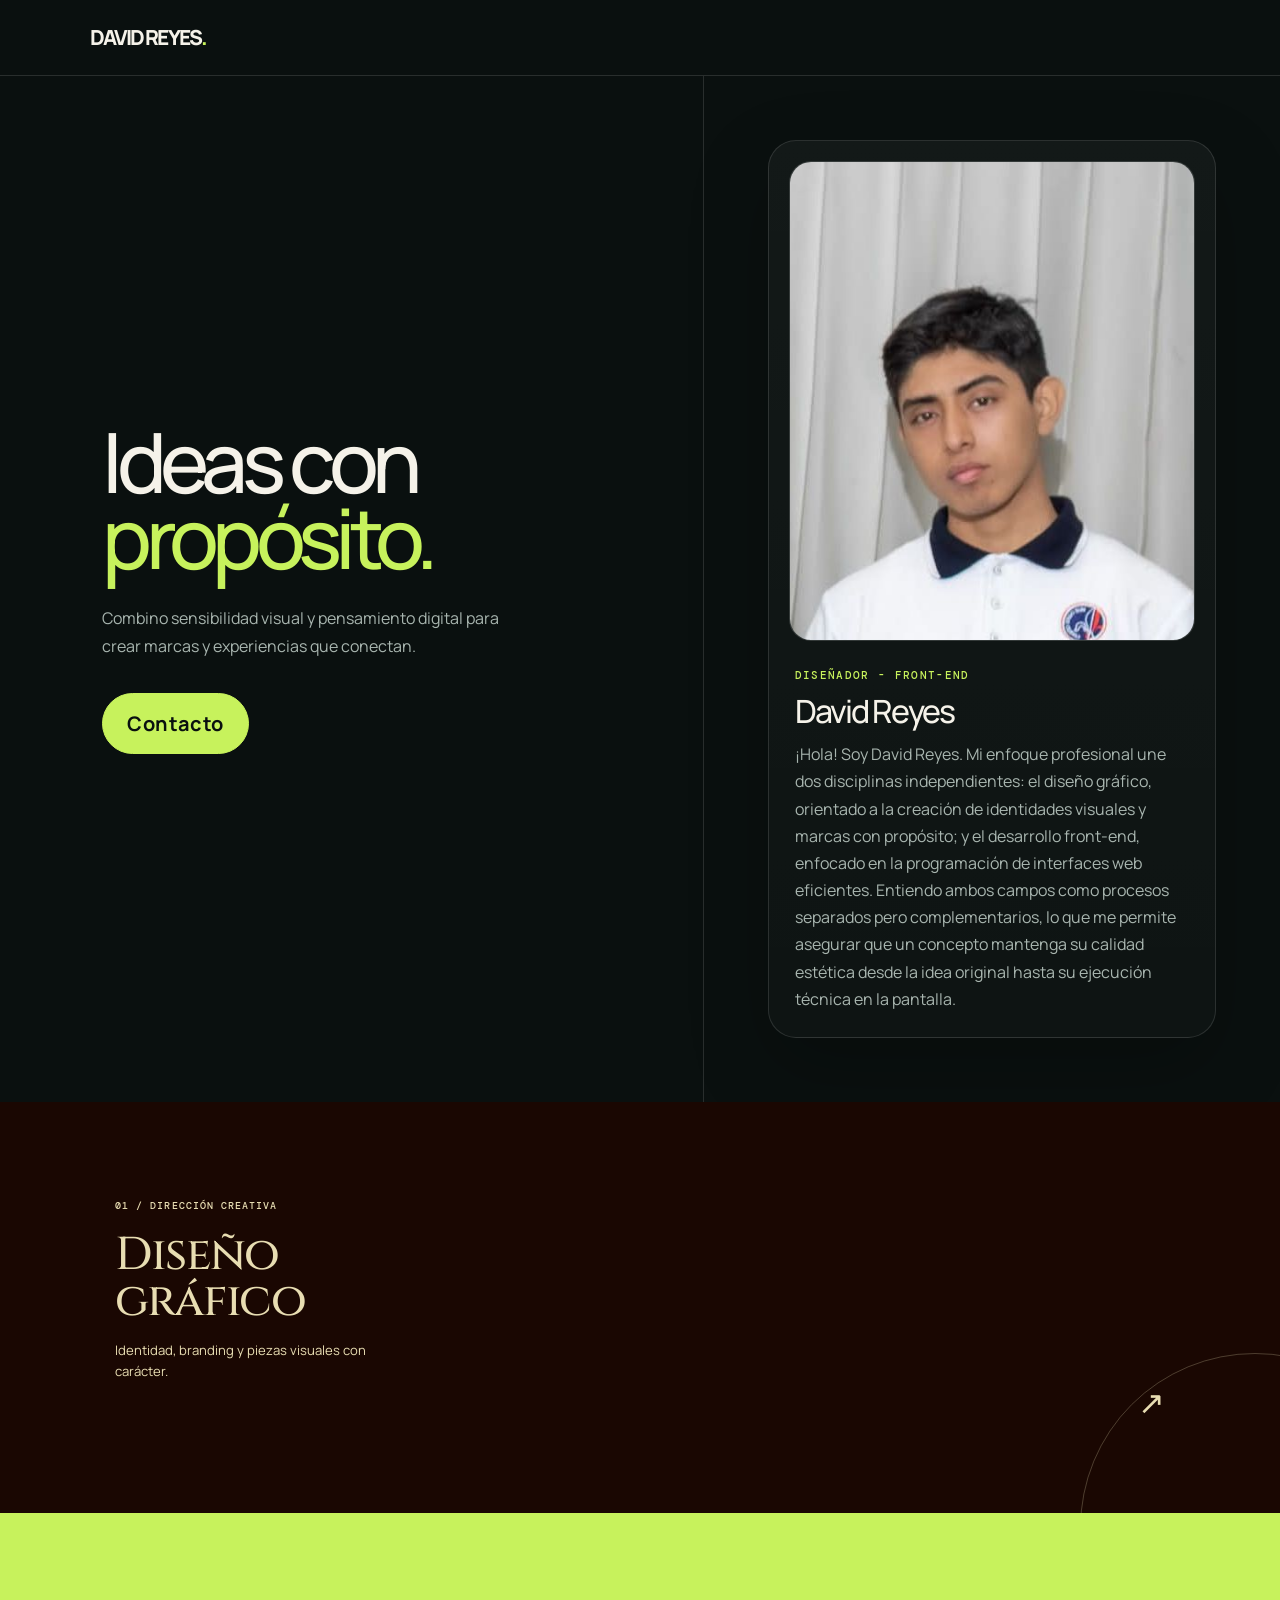
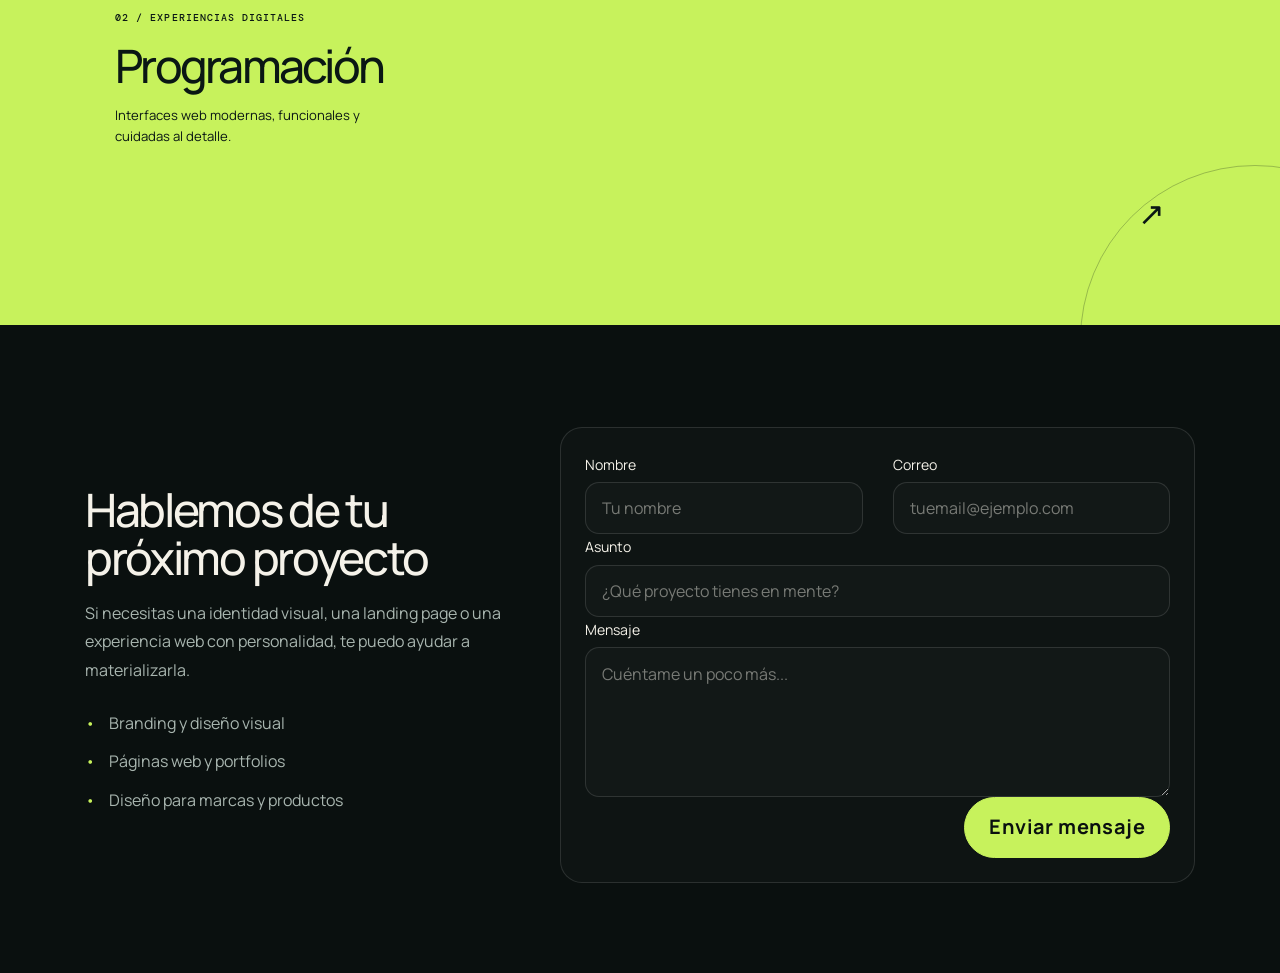
<file: index.html>
<!DOCTYPE html>
<html lang="es">

<head>
    <meta charset="UTF-8">
    <meta name="viewport" content="width=device-width, initial-scale=1.0">
    <title>David Reyes | Portafolio</title>

    <link rel="preconnect" href="https://fonts.googleapis.com">
    <link rel="preconnect" href="https://fonts.gstatic.com" crossorigin>
    <link href="https://fonts.googleapis.com/css2?family=DM+Mono:wght@400;500&family=Manrope:wght@400;500;600;700;800&family=Cinzel:wght@500;700&display=swap" rel="stylesheet">
<link rel="stylesheet" href="https://cdn.jsdelivr.net/npm/bootstrap@4.4.1/dist/css/bootstrap.min.css" integrity="sha384-Vkoo8x4CGsO3+Hhxv8T/Q5PaXtkKtu6ug5TOeNV6gBiFeWPGFN9MuhOf23Q9Ifjh" crossorigin="anonymous">    <link rel="stylesheet" href="assets/css/index.css">
</head>

<body>

    <nav class="top">
        <div class="logo">DAVID REYES<b>.</b></div>
    </nav>

    <main class="hero">

        <section class="intro">
            <h1>
                Ideas con<br>
                <em>propósito.</em>
            </h1>
            <p>
                Combino sensibilidad visual y pensamiento digital para crear marcas y experiencias que conectan.
            </p>

            <div class="cta-row">
                <a href="#contacto" class="btn btn-primary btn-lg">Contacto</a>
            </div>
        </section>

        <section class="profile-panel" aria-label="Perfil personal">
            <div class="profile-card">
                <div class="photo-frame">
                    <img src="assets/img/foto.jpeg" alt="David Reyes - retrato">
                </div>

                <div class="profile-info">
                    <span class="label">Diseñador - Front-end</span>
                    <h2>David Reyes</h2>
                    <p>¡Hola! Soy David Reyes. Mi enfoque profesional une dos disciplinas independientes: el diseño gráfico, orientado a la creación de identidades visuales y marcas con propósito; y el desarrollo front-end, enfocado en la programación de interfaces web eficientes. Entiendo ambos campos como procesos separados pero complementarios, lo que me permite asegurar que un concepto mantenga su calidad estética desde la idea original hasta su ejecución técnica en la pantalla.
                    </p>
                </div>
            </div>
        </section>

    </main>

    <section class="choices" aria-label="Elige un portafolio">

        <a class="choice design" href="diseño.html">
            <div>
                <small>01 / Dirección creativa</small>
                <h2>
                    Diseño<br>
                    gráfico
                </h2>
                <p>
                    Identidad, branding y piezas visuales con carácter.
                </p>
            </div>
            <span class="arrow">&nearr;</span>
        </a>

        <a class="choice code" href="programacion.html">
            <div>
                <small>02 / Experiencias digitales</small>
                <h2>Programación</h2>
                <p>
                    Interfaces web modernas, funcionales y cuidadas al detalle.
                </p>
            </div>
            <span class="arrow">&nearr;</span>
        </a>

    </section>

    <section id="contacto" class="contact-section">
        <div class="container">
            <div class="row g-4 align-items-center">
                <div class="col-lg-5">
                    <div class="contact-copy">
                        <h3>Hablemos de tu próximo proyecto</h3>
                        <p>
                            Si necesitas una identidad visual, una landing page o una experiencia web con personalidad,
                            te puedo ayudar a materializarla.
                        </p>
                        <ul>
                            <li>Branding y diseño visual</li>
                            <li>Páginas web y portfolios</li>
                            <li>Diseño para marcas y productos</li>
                        </ul>
                    </div>
                </div>

                <div class="col-lg-7">
                    <form class="contact-form" action="#" method="post">
                        <div class="row g-3">
                            <div class="col-md-6">
                                <label for="nombre" class="form-label">Nombre</label>
                                <input type="text" class="form-control" id="nombre" placeholder="Tu nombre">
                            </div>
                            <div class="col-md-6">
                                <label for="email" class="form-label">Correo</label>
                                <input type="email" class="form-control" id="email" placeholder="tuemail@ejemplo.com">
                            </div>
                            <div class="col-12">
                                <label for="asunto" class="form-label">Asunto</label>
                                <input type="text" class="form-control" id="asunto" placeholder="¿Qué proyecto tienes en mente?">
                            </div>
                            <div class="col-12">
                                <label for="mensaje" class="form-label">Mensaje</label>
                                <textarea class="form-control" id="mensaje" rows="5" placeholder="Cuéntame un poco más..."></textarea>
                            </div>
                            <div class="col-12 d-flex justify-content-end">
                                <button type="button" class="btn btn-primary btn-lg">Enviar mensaje</button>
                            </div>
                        </div>
                    </form>
                </div>
            </div>
        </div>
    </section>

    <script src="https://cdn.jsdelivr.net/npm/bootstrap@5.3.3/dist/js/bootstrap.bundle.min.js"></script>
</body>

</html>
</file>
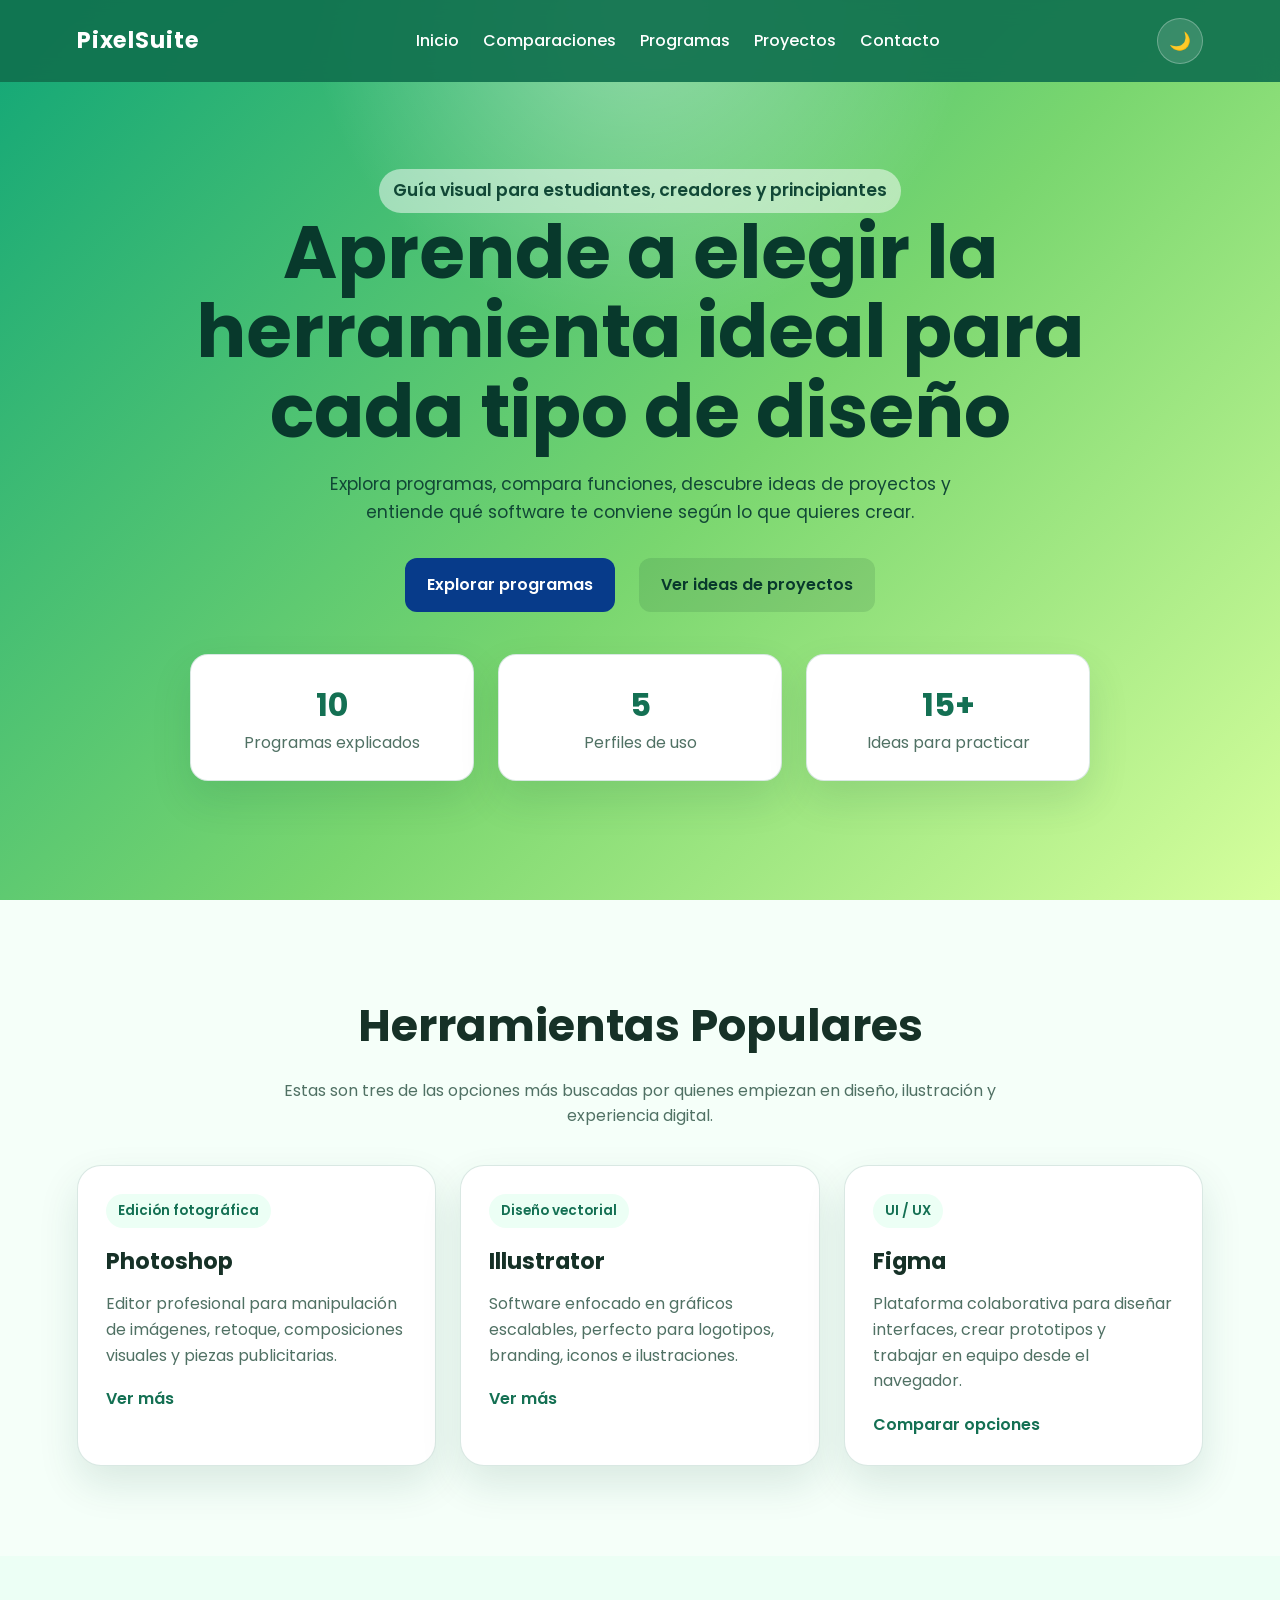
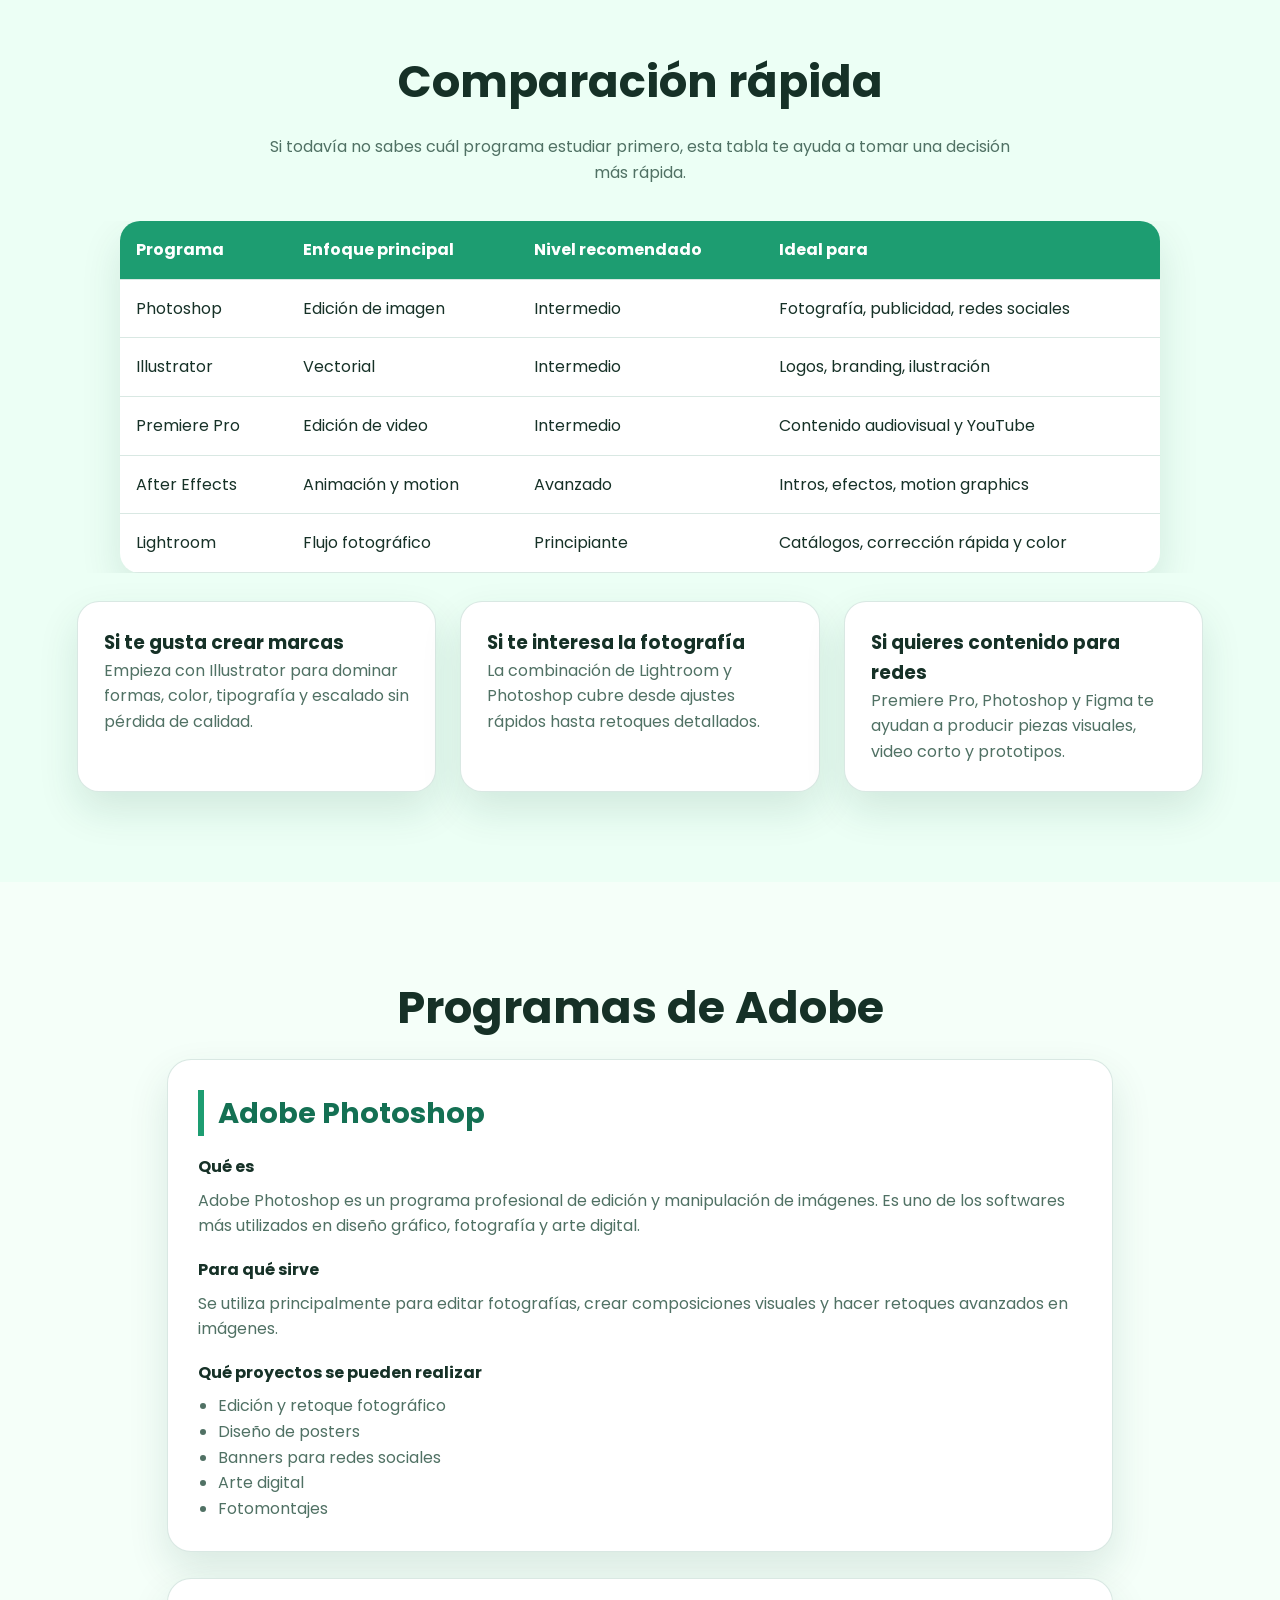
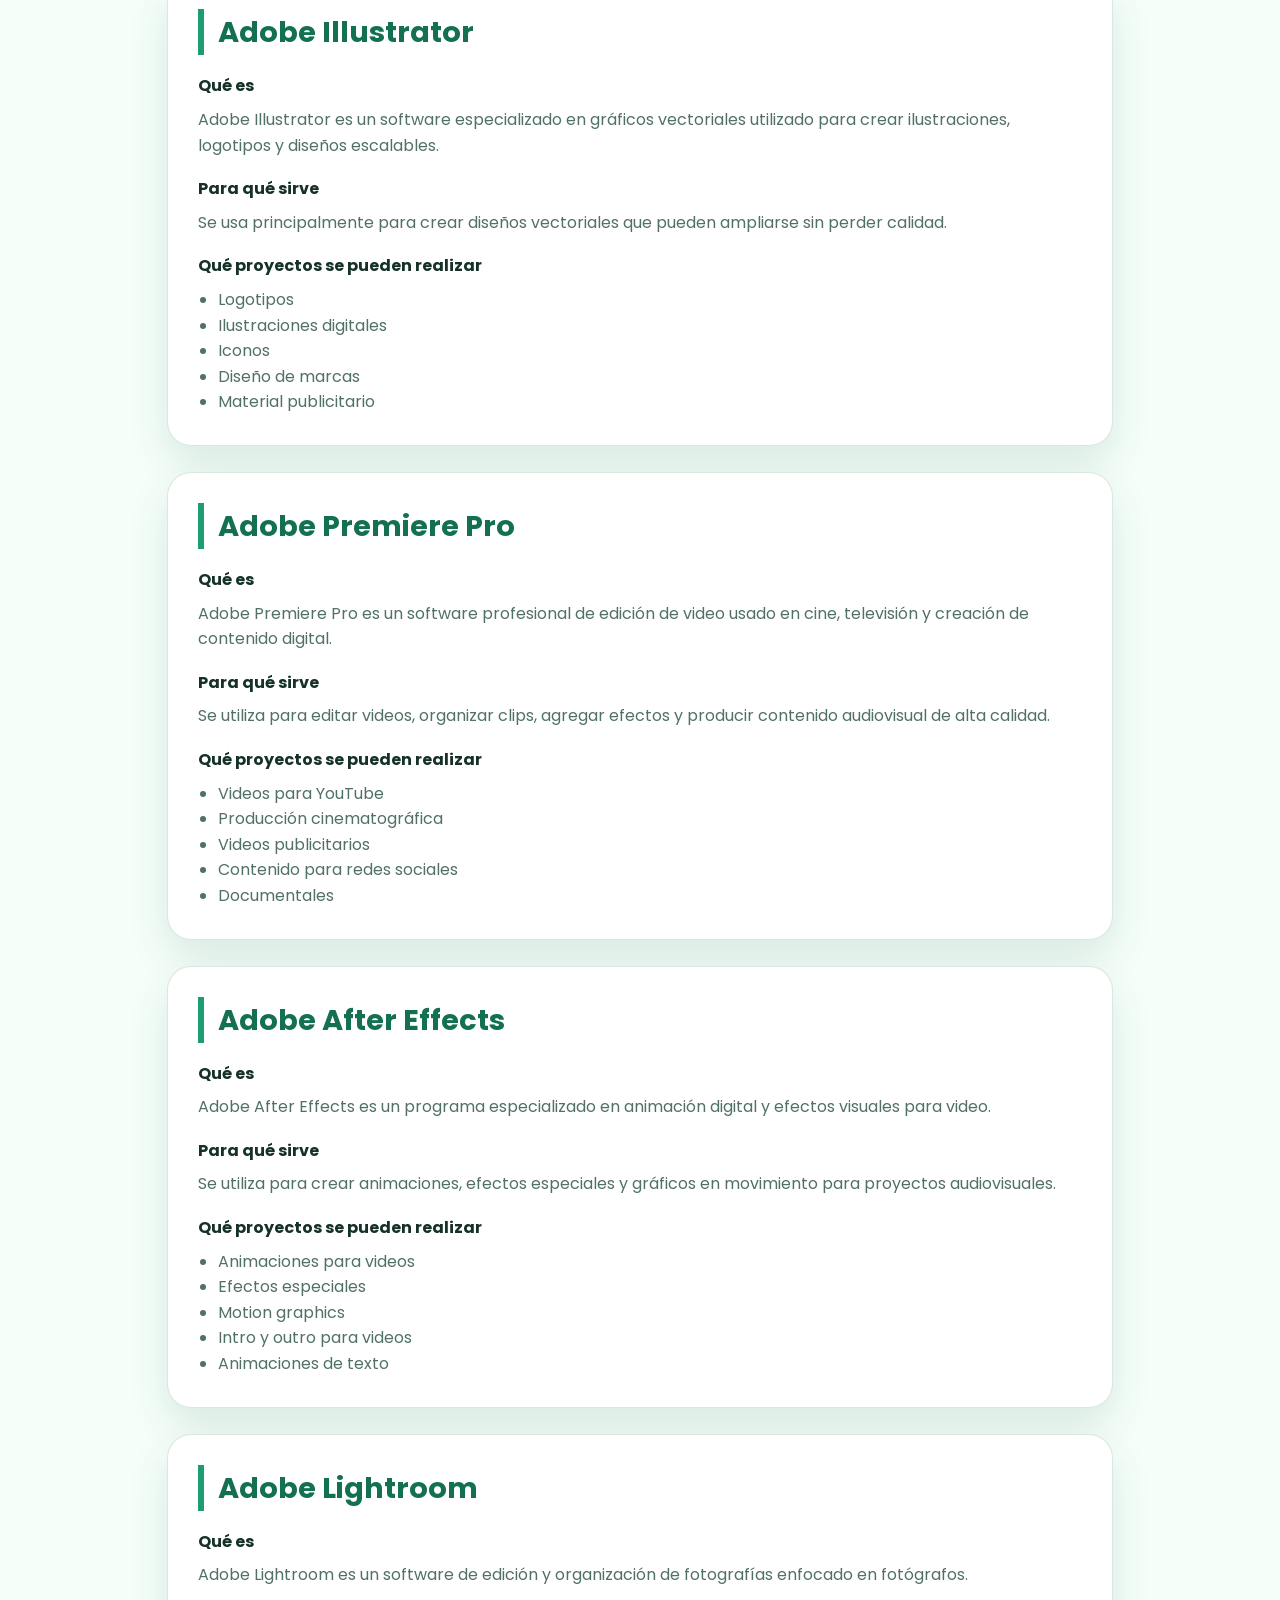
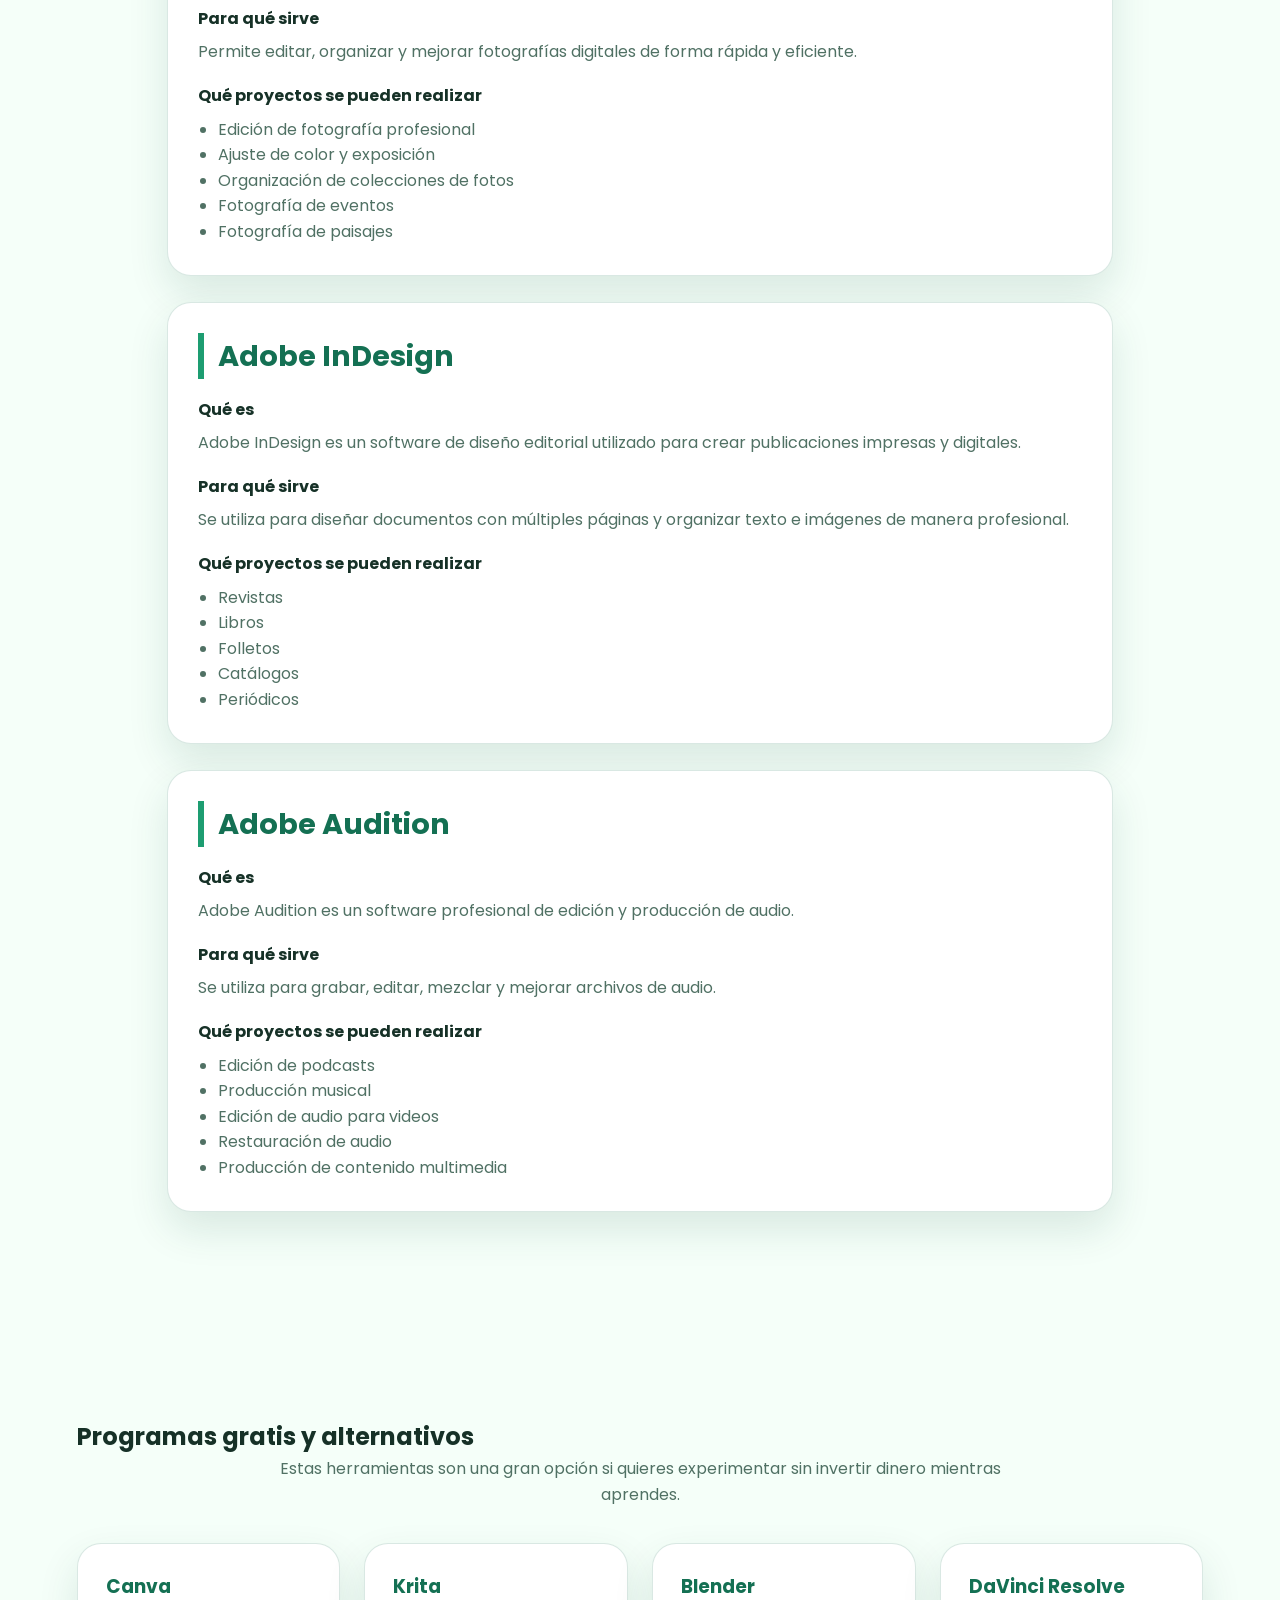
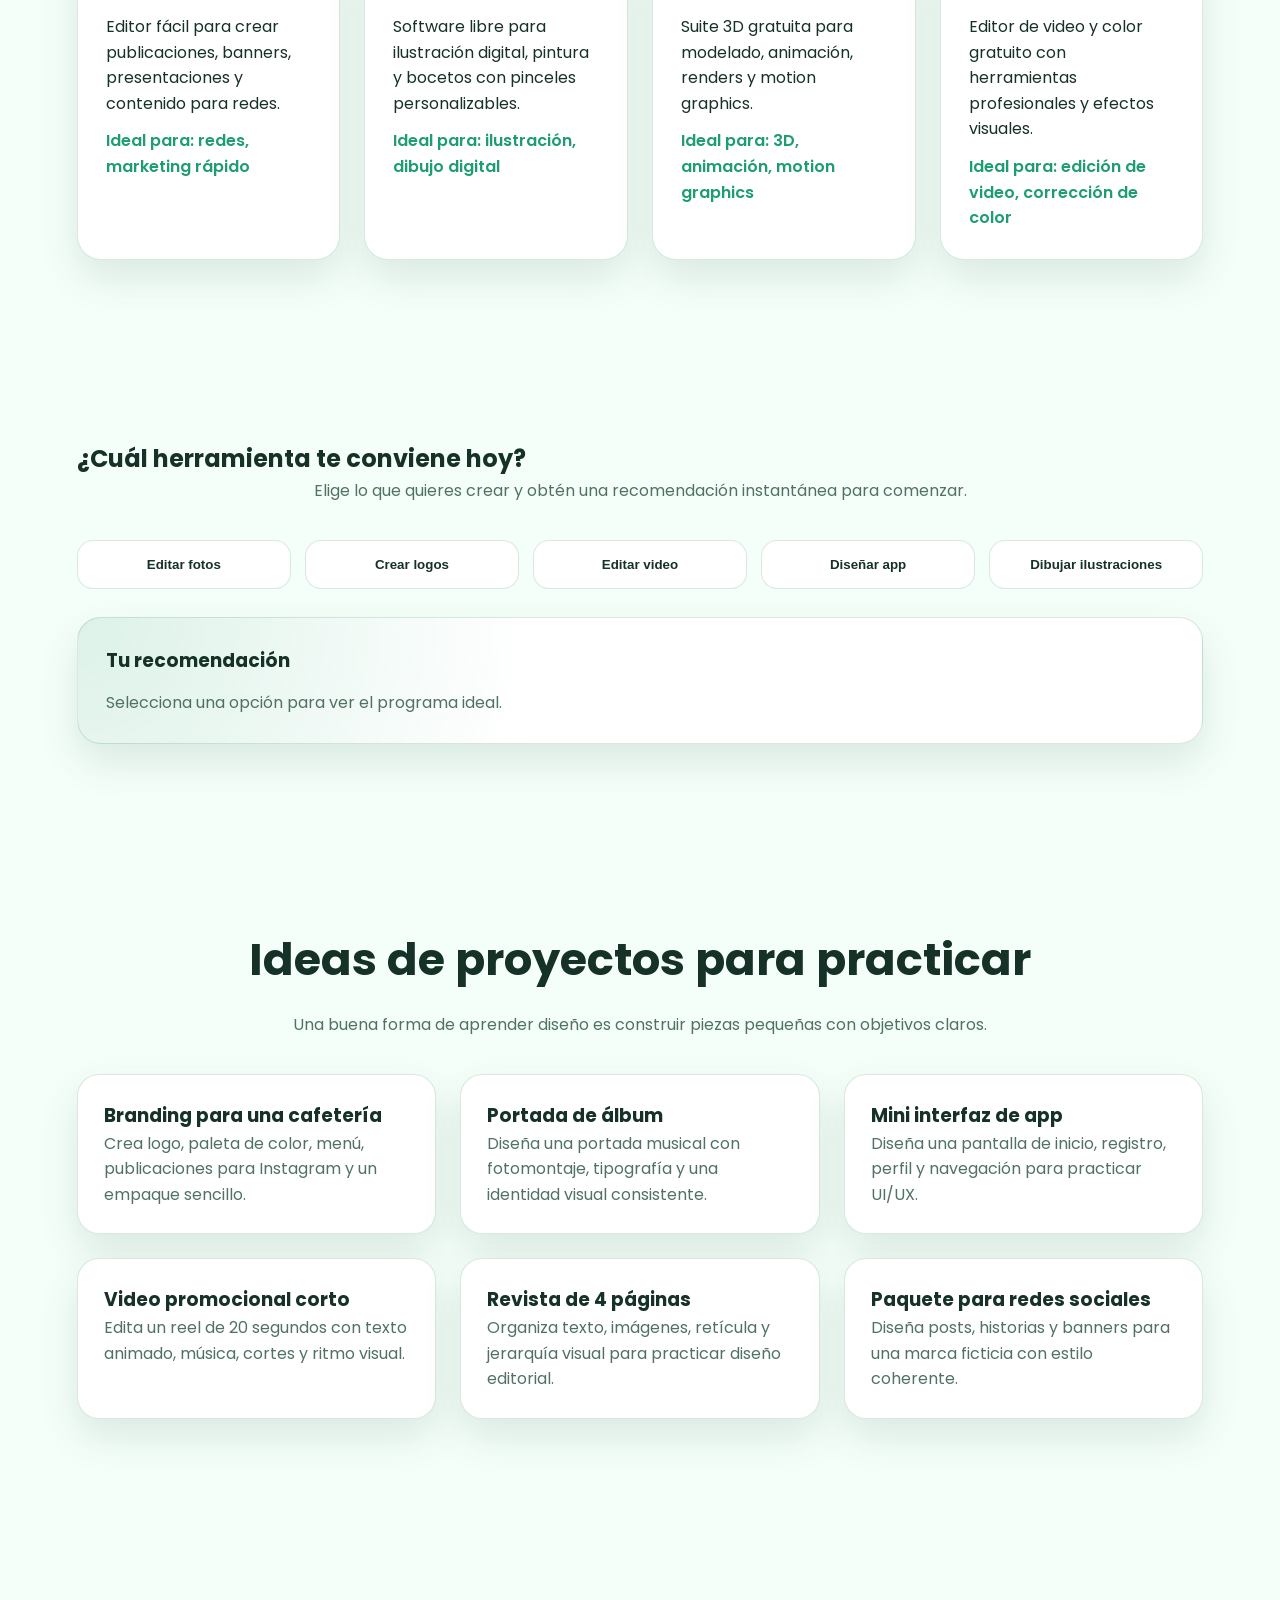
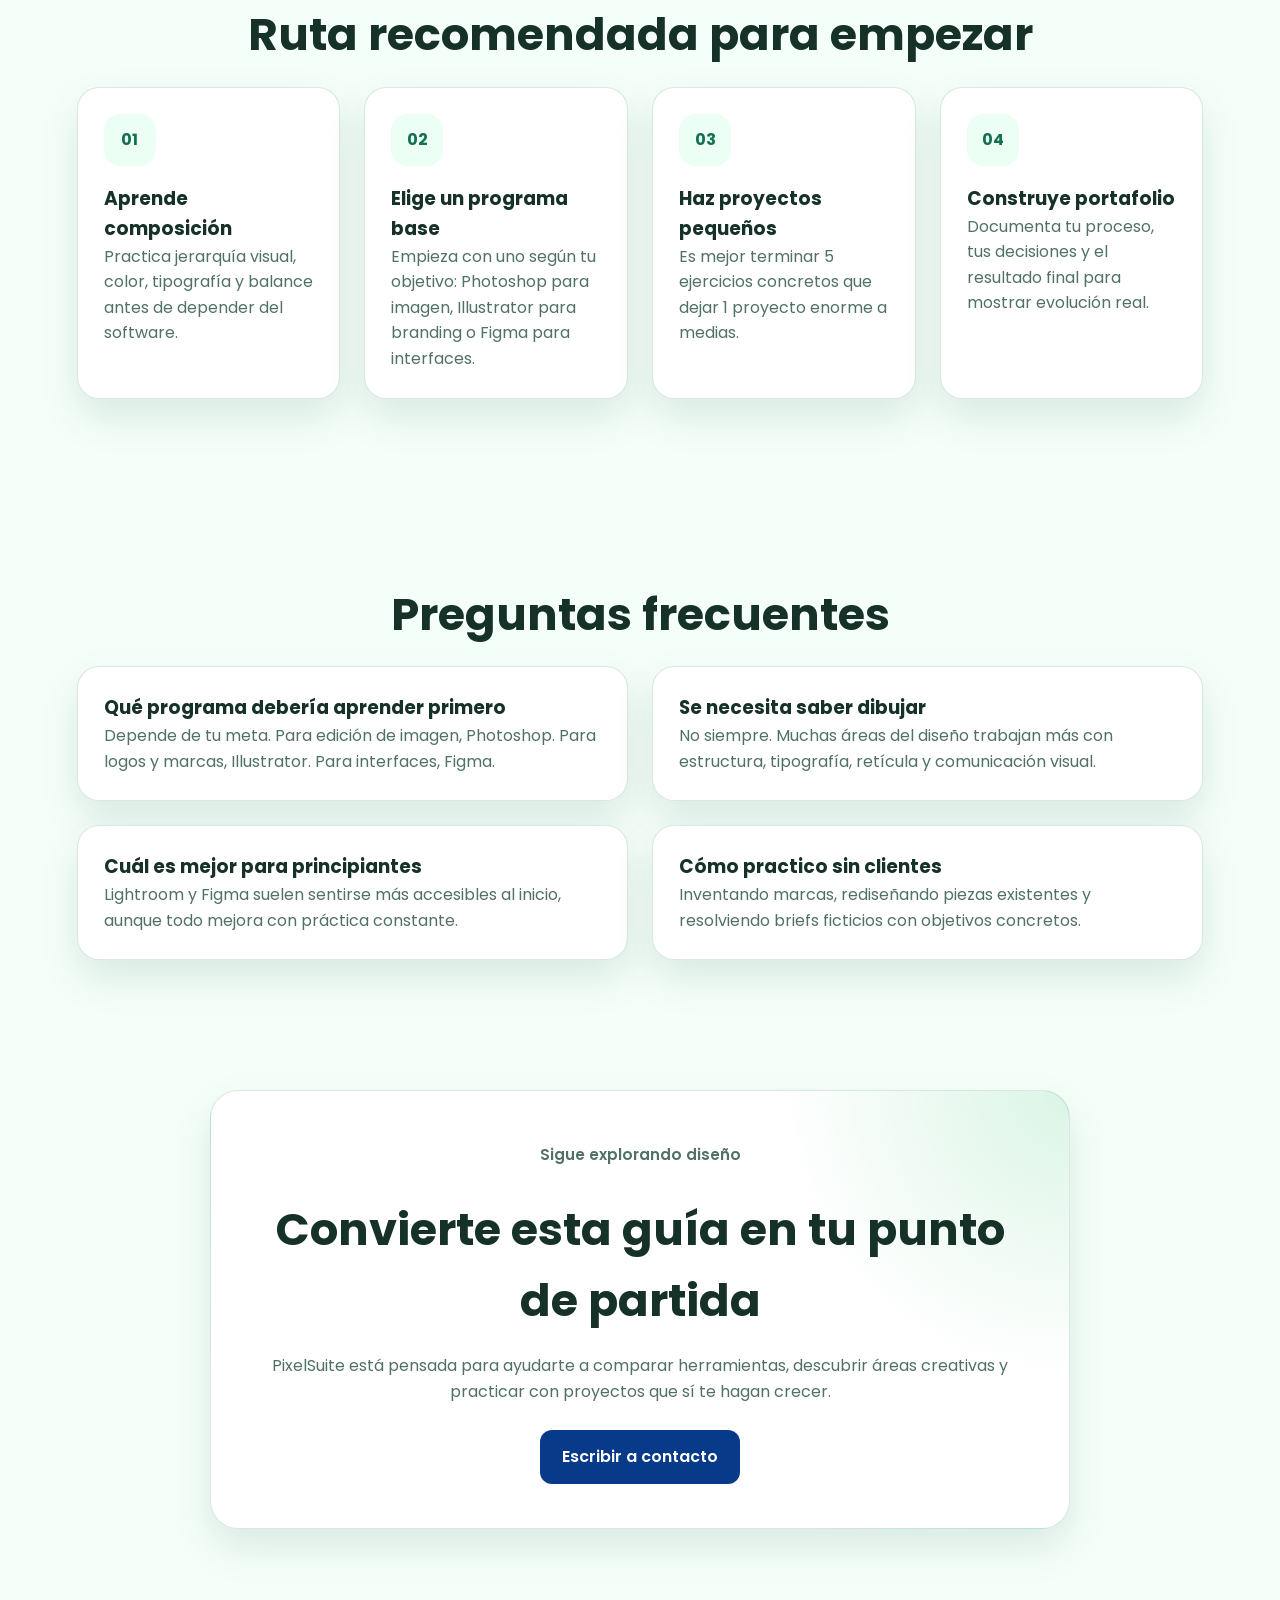
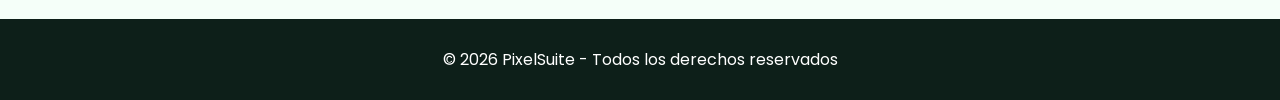
<file: proyectos/proyecto_pixelsuite-main/proyecto_pixelsuite-main/index.html>
<!DOCTYPE html>
<html lang="es">
<head>
    <meta charset="UTF-8">
    <meta name="viewport" content="width=device-width, initial-scale=1.0">
    <title>Herramientas de Diseño Gráfico</title>
    <link rel="stylesheet" href="styles.css">
    <link href="https://fonts.googleapis.com/css2?family=Poppins:wght@400;500;600;700&display=swap" rel="stylesheet">
</head>
<body>
    <header>
        <nav class="navbar">
            <a href="#inicio" class="logo">PixelSuite</a>
            <ul class="nav-links">
                <li><a href="#inicio">Inicio</a></li>
                <li><a href="#comparaciones">Comparaciones</a></li>
                <li><a href="#programas">Programas</a></li>
                <li><a href="#proyectos">Proyectos</a></li>
                <li><a href="#contacto">Contacto</a></li>
            </ul>
            <button id="darkModeBtn" aria-label="Activar modo oscuro">🌙</button>
        </nav>
    </header>

    <main>
        <section id="inicio" class="inicio">
            <div class="contenido-inicio">
                <p class="tagline">Guía visual para estudiantes, creadores y principiantes</p>
                <h1>Aprende a elegir la herramienta ideal para cada tipo de diseño</h1>
                <p>
                    Explora programas, compara funciones, descubre ideas de proyectos y entiende
                    qué software te conviene según lo que quieres crear.
                </p>

                <div class="hero-actions">
                    <a href="#programas" class="btn btn-primary">Explorar programas</a>
                    <a href="#proyectos" class="btn btn-secondary">Ver ideas de proyectos</a>
                </div>

                <div class="hero-stats">
                    <article>
                        <strong>10</strong>
                        <span>Programas explicados</span>
                    </article>
                    <article>
                        <strong>5</strong>
                        <span>Perfiles de uso</span>
                    </article>
                    <article>
                        <strong>15+</strong>
                        <span>Ideas para practicar</span>
                    </article>
                </div>
            </div>
        </section>

        <section class="herramientas animate-on-scroll">
            <h2>Herramientas Populares</h2>
            <p class="section-intro">
                Estas son tres de las opciones más buscadas por quienes empiezan en diseño, ilustración y experiencia digital.
            </p>

            <div class="cards">
                <div class="card">
                    <span class="card-label">Edición fotográfica</span>
                    <h3>Photoshop</h3>
                    <p>Editor profesional para manipulación de imágenes, retoque, composiciones visuales y piezas publicitarias.</p>
                    <a href="#photoshop" class="card-link">Ver más</a>
                </div>

                <div class="card">
                    <span class="card-label">Diseño vectorial</span>
                    <h3>Illustrator</h3>
                    <p>Software enfocado en gráficos escalables, perfecto para logotipos, branding, iconos e ilustraciones.</p>
                    <a href="#illustrator" class="card-link">Ver más</a>
                </div>

                <div class="card">
                    <span class="card-label">UI / UX</span>
                    <h3>Figma</h3>
                    <p>Plataforma colaborativa para diseñar interfaces, crear prototipos y trabajar en equipo desde el navegador.</p>
                    <a href="#comparaciones" class="card-link">Comparar opciones</a>
                </div>
            </div>
        </section>

        <section id="comparaciones" class="comparaciones animate-on-scroll">
            <h2>Comparación rápida</h2>
            <p class="section-intro">
                Si todavía no sabes cuál programa estudiar primero, esta tabla te ayuda a tomar una decisión más rápida.
            </p>

            <div class="table-wrapper">
                <table>
                    <thead>
                        <tr>
                            <th>Programa</th>
                            <th>Enfoque principal</th>
                            <th>Nivel recomendado</th>
                            <th>Ideal para</th>
                        </tr>
                    </thead>
                    <tbody>
                        <tr>
                            <td>Photoshop</td>
                            <td>Edición de imagen</td>
                            <td>Intermedio</td>
                            <td>Fotografía, publicidad, redes sociales</td>
                        </tr>
                        <tr>
                            <td>Illustrator</td>
                            <td>Vectorial</td>
                            <td>Intermedio</td>
                            <td>Logos, branding, ilustración</td>
                        </tr>
                        <tr>
                            <td>Premiere Pro</td>
                            <td>Edición de video</td>
                            <td>Intermedio</td>
                            <td>Contenido audiovisual y YouTube</td>
                        </tr>
                        <tr>
                            <td>After Effects</td>
                            <td>Animación y motion</td>
                            <td>Avanzado</td>
                            <td>Intros, efectos, motion graphics</td>
                        </tr>
                        <tr>
                            <td>Lightroom</td>
                            <td>Flujo fotográfico</td>
                            <td>Principiante</td>
                            <td>Catálogos, corrección rápida y color</td>
                        </tr>
                    </tbody>
                </table>
            </div>

            <div class="comparison-grid">
                <article class="comparison-box">
                    <h3>Si te gusta crear marcas</h3>
                    <p>Empieza con Illustrator para dominar formas, color, tipografía y escalado sin pérdida de calidad.</p>
                </article>
                <article class="comparison-box">
                    <h3>Si te interesa la fotografía</h3>
                    <p>La combinación de Lightroom y Photoshop cubre desde ajustes rápidos hasta retoques detallados.</p>
                </article>
                <article class="comparison-box">
                    <h3>Si quieres contenido para redes</h3>
                    <p>Premiere Pro, Photoshop y Figma te ayudan a producir piezas visuales, video corto y prototipos.</p>
                </article>
            </div>
        </section>

        <section id="programas" class="detalles-programas animate-on-scroll">
            <h2>Programas de Adobe</h2>

            <div class="programa" id="photoshop">
                <h3>Adobe Photoshop</h3>
                <h4>Qué es</h4>
                <p>Adobe Photoshop es un programa profesional de edición y manipulación de imágenes. Es uno de los softwares más utilizados en diseño gráfico, fotografía y arte digital.</p>
                <h4>Para qué sirve</h4>
                <p>Se utiliza principalmente para editar fotografías, crear composiciones visuales y hacer retoques avanzados en imágenes.</p>
                <h4>Qué proyectos se pueden realizar</h4>
                <ul>
                    <li>Edición y retoque fotográfico</li>
                    <li>Diseño de posters</li>
                    <li>Banners para redes sociales</li>
                    <li>Arte digital</li>
                    <li>Fotomontajes</li>
                </ul>
            </div>

            <div class="programa" id="illustrator">
                <h3>Adobe Illustrator</h3>
                <h4>Qué es</h4>
                <p>Adobe Illustrator es un software especializado en gráficos vectoriales utilizado para crear ilustraciones, logotipos y diseños escalables.</p>
                <h4>Para qué sirve</h4>
                <p>Se usa principalmente para crear diseños vectoriales que pueden ampliarse sin perder calidad.</p>
                <h4>Qué proyectos se pueden realizar</h4>
                <ul>
                    <li>Logotipos</li>
                    <li>Ilustraciones digitales</li>
                    <li>Iconos</li>
                    <li>Diseño de marcas</li>
                    <li>Material publicitario</li>
                </ul>
            </div>

            <div class="programa">
                <h3>Adobe Premiere Pro</h3>
                <h4>Qué es</h4>
                <p>Adobe Premiere Pro es un software profesional de edición de video usado en cine, televisión y creación de contenido digital.</p>
                <h4>Para qué sirve</h4>
                <p>Se utiliza para editar videos, organizar clips, agregar efectos y producir contenido audiovisual de alta calidad.</p>
                <h4>Qué proyectos se pueden realizar</h4>
                <ul>
                    <li>Videos para YouTube</li>
                    <li>Producción cinematográfica</li>
                    <li>Videos publicitarios</li>
                    <li>Contenido para redes sociales</li>
                    <li>Documentales</li>
                </ul>
            </div>

            <div class="programa">
                <h3>Adobe After Effects</h3>
                <h4>Qué es</h4>
                <p>Adobe After Effects es un programa especializado en animación digital y efectos visuales para video.</p>
                <h4>Para qué sirve</h4>
                <p>Se utiliza para crear animaciones, efectos especiales y gráficos en movimiento para proyectos audiovisuales.</p>
                <h4>Qué proyectos se pueden realizar</h4>
                <ul>
                    <li>Animaciones para videos</li>
                    <li>Efectos especiales</li>
                    <li>Motion graphics</li>
                    <li>Intro y outro para videos</li>
                    <li>Animaciones de texto</li>
                </ul>
            </div>

            <div class="programa">
                <h3>Adobe Lightroom</h3>
                <h4>Qué es</h4>
                <p>Adobe Lightroom es un software de edición y organización de fotografías enfocado en fotógrafos.</p>
                <h4>Para qué sirve</h4>
                <p>Permite editar, organizar y mejorar fotografías digitales de forma rápida y eficiente.</p>
                <h4>Qué proyectos se pueden realizar</h4>
                <ul>
                    <li>Edición de fotografía profesional</li>
                    <li>Ajuste de color y exposición</li>
                    <li>Organización de colecciones de fotos</li>
                    <li>Fotografía de eventos</li>
                    <li>Fotografía de paisajes</li>
                </ul>
            </div>

            <div class="programa">
                <h3>Adobe InDesign</h3>
                <h4>Qué es</h4>
                <p>Adobe InDesign es un software de diseño editorial utilizado para crear publicaciones impresas y digitales.</p>
                <h4>Para qué sirve</h4>
                <p>Se utiliza para diseñar documentos con múltiples páginas y organizar texto e imágenes de manera profesional.</p>
                <h4>Qué proyectos se pueden realizar</h4>
                <ul>
                    <li>Revistas</li>
                    <li>Libros</li>
                    <li>Folletos</li>
                    <li>Catálogos</li>
                    <li>Periódicos</li>
                </ul>
            </div>

            <div class="programa">
                <h3>Adobe Audition</h3>
                <h4>Qué es</h4>
                <p>Adobe Audition es un software profesional de edición y producción de audio.</p>
                <h4>Para qué sirve</h4>
                <p>Se utiliza para grabar, editar, mezclar y mejorar archivos de audio.</p>
                <h4>Qué proyectos se pueden realizar</h4>
                <ul>
                    <li>Edición de podcasts</li>
                    <li>Producción musical</li>
                    <li>Edición de audio para videos</li>
                    <li>Restauración de audio</li>
                    <li>Producción de contenido multimedia</li>
                </ul>
            </div>
        </section>

        <section class="programas-extra animate-on-scroll">
            <h2>Programas gratis y alternativos</h2>
            <p class="section-intro">
                Estas herramientas son una gran opción si quieres experimentar sin invertir dinero mientras aprendes.
            </p>
            <div class="programas-grid">
                <article class="programa-card">
                    <h3>Canva</h3>
                    <p>Editor fácil para crear publicaciones, banners, presentaciones y contenido para redes.</p>
                    <span>Ideal para: redes, marketing rápido</span>
                </article>
                <article class="programa-card">
                    <h3>Krita</h3>
                    <p>Software libre para ilustración digital, pintura y bocetos con pinceles personalizables.</p>
                    <span>Ideal para: ilustración, dibujo digital</span>
                </article>
                <article class="programa-card">
                    <h3>Blender</h3>
                    <p>Suite 3D gratuita para modelado, animación, renders y motion graphics.</p>
                    <span>Ideal para: 3D, animación, motion graphics</span>
                </article>
                <article class="programa-card">
                    <h3>DaVinci Resolve</h3>
                    <p>Editor de video y color gratuito con herramientas profesionales y efectos visuales.</p>
                    <span>Ideal para: edición de video, corrección de color</span>
                </article>
            </div>
        </section>

        <section class="recomendador animate-on-scroll">
            <h2>¿Cuál herramienta te conviene hoy?</h2>
            <p class="section-intro">
                Elige lo que quieres crear y obtén una recomendación instantánea para comenzar.
            </p>
            <div class="choice-buttons">
                <button class="pick-option" data-choice="foto">Editar fotos</button>
                <button class="pick-option" data-choice="vector">Crear logos</button>
                <button class="pick-option" data-choice="video">Editar video</button>
                <button class="pick-option" data-choice="app">Diseñar app</button>
                <button class="pick-option" data-choice="ilustracion">Dibujar ilustraciones</button>
            </div>
            <div id="recommendationCard" class="recommendation-card">
                <h3>Tu recomendación</h3>
                <p id="recommendationText">Selecciona una opción para ver el programa ideal.</p>
            </div>
        </section>

        <section id="proyectos" class="proyectos animate-on-scroll">
            <h2>Ideas de proyectos para practicar</h2>
            <p class="section-intro">
                Una buena forma de aprender diseño es construir piezas pequeñas con objetivos claros.
            </p>

            <div class="projects-grid">
                <article class="project-card">
                    <h3>Branding para una cafetería</h3>
                    <p>Crea logo, paleta de color, menú, publicaciones para Instagram y un empaque sencillo.</p>
                </article>
                <article class="project-card">
                    <h3>Portada de álbum</h3>
                    <p>Diseña una portada musical con fotomontaje, tipografía y una identidad visual consistente.</p>
                </article>
                <article class="project-card">
                    <h3>Mini interfaz de app</h3>
                    <p>Diseña una pantalla de inicio, registro, perfil y navegación para practicar UI/UX.</p>
                </article>
                <article class="project-card">
                    <h3>Video promocional corto</h3>
                    <p>Edita un reel de 20 segundos con texto animado, música, cortes y ritmo visual.</p>
                </article>
                <article class="project-card">
                    <h3>Revista de 4 páginas</h3>
                    <p>Organiza texto, imágenes, retícula y jerarquía visual para practicar diseño editorial.</p>
                </article>
                <article class="project-card">
                    <h3>Paquete para redes sociales</h3>
                    <p>Diseña posts, historias y banners para una marca ficticia con estilo coherente.</p>
                </article>
            </div>
        </section>

        <section class="ruta-aprendizaje animate-on-scroll">
            <h2>Ruta recomendada para empezar</h2>
            <div class="steps">
                <article class="step">
                    <span>01</span>
                    <h3>Aprende composición</h3>
                    <p>Practica jerarquía visual, color, tipografía y balance antes de depender del software.</p>
                </article>
                <article class="step">
                    <span>02</span>
                    <h3>Elige un programa base</h3>
                    <p>Empieza con uno según tu objetivo: Photoshop para imagen, Illustrator para branding o Figma para interfaces.</p>
                </article>
                <article class="step">
                    <span>03</span>
                    <h3>Haz proyectos pequeños</h3>
                    <p>Es mejor terminar 5 ejercicios concretos que dejar 1 proyecto enorme a medias.</p>
                </article>
                <article class="step">
                    <span>04</span>
                    <h3>Construye portafolio</h3>
                    <p>Documenta tu proceso, tus decisiones y el resultado final para mostrar evolución real.</p>
                </article>
            </div>
        </section>

        <section class="faq animate-on-scroll">
            <h2>Preguntas frecuentes</h2>
            <div class="faq-grid">
                <article class="faq-item">
                    <h3>Qué programa debería aprender primero</h3>
                    <p>Depende de tu meta. Para edición de imagen, Photoshop. Para logos y marcas, Illustrator. Para interfaces, Figma.</p>
                </article>
                <article class="faq-item">
                    <h3>Se necesita saber dibujar</h3>
                    <p>No siempre. Muchas áreas del diseño trabajan más con estructura, tipografía, retícula y comunicación visual.</p>
                </article>
                <article class="faq-item">
                    <h3>Cuál es mejor para principiantes</h3>
                    <p>Lightroom y Figma suelen sentirse más accesibles al inicio, aunque todo mejora con práctica constante.</p>
                </article>
                <article class="faq-item">
                    <h3>Cómo practico sin clientes</h3>
                    <p>Inventando marcas, rediseñando piezas existentes y resolviendo briefs ficticios con objetivos concretos.</p>
                </article>
            </div>
        </section>

        <section id="contacto" class="contacto animate-on-scroll">
            <div class="contacto-box">
                <p class="tagline">Sigue explorando diseño</p>
                <h2>Convierte esta guía en tu punto de partida</h2>
                <p>
                    PixelSuite está pensada para ayudarte a comparar herramientas, descubrir áreas creativas
                    y practicar con proyectos que sí te hagan crecer.
                </p>
                <br>
                <a href="mailto:davidreyesquijano15@gmail.com" class="btn btn-primary">Escribir a contacto</a>
            </div>
        </section>
    </main>

    <footer>
        <p>© 2026 PixelSuite - Todos los derechos reservados</p>
    </footer>

    <script src="script.js"></script>
</body>
</html>
</file>
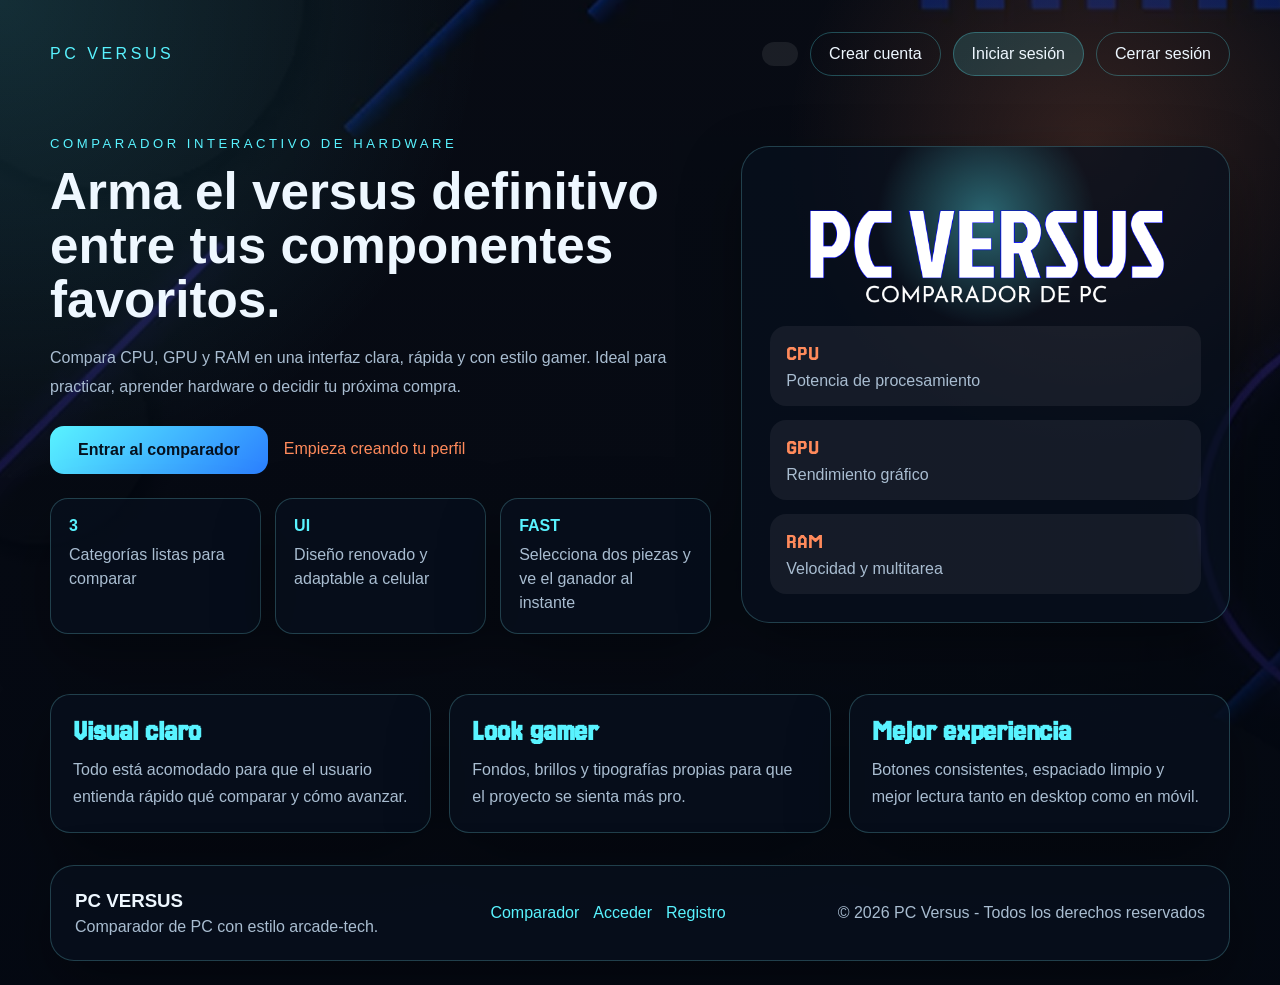
<file: proyectos/Proyecto-Pc_Versus-main/Proyecto-Pc_Versus-main/pc_versus/index.html>
<!DOCTYPE html>
<html lang="es">
<head>
    <meta charset="UTF-8">
    <title>PC VERSUS</title>
    <meta name="viewport" content="width=device-width, initial-scale=1.0">
    <link rel="stylesheet" href="css/index.css">
</head>

<body class="main">

<header class="topbar">
    <a class="brand" href="index.html">PC VERSUS</a>

    <div class="topbar-actions">
        <span id="userBadge" class="user-badge hidden"></span>
        <a class="btn-login secondary hidden" id="registerLink" href="register.html">Crear cuenta</a>
        <a class="btn-login" id="loginLink" href="login.html">Iniciar sesión</a>
        <a class="btn-login secondary hidden" id="logoutLink" href="#">Cerrar sesión</a>
    </div>
</header>

<main class="hero-layout">
    <section class="hero-copy">
        <p class="eyebrow">Comparador interactivo de hardware</p>
        <h1>Arma el versus definitivo entre tus componentes favoritos.</h1>
        <p class="hero-text">
            Compara CPU, GPU y RAM en una interfaz clara, rápida y con estilo gamer.
            Ideal para practicar, aprender hardware o decidir tu próxima compra.
        </p>

        <div class="hero-actions">
            <a class="boton-iniciar" href="comparador.html">Entrar al comparador</a>
            <a class="text-link hidden" id="profileLink" href="register.html">Empieza creando tu perfil</a>
        </div>

        <div class="stats-grid">
            <article class="stat-card">
                <strong>3</strong>
                <span>Categorías listas para comparar</span>
            </article>

            <article class="stat-card">
                <strong>UI</strong>
                <span>Diseño renovado y adaptable a celular</span>
            </article>

            <article class="stat-card">
                <strong>FAST</strong>
                <span>Selecciona dos piezas y ve el ganador al instante</span>
            </article>
        </div>
    </section>

    <section class="hero-visual">
        <div class="visual-card">
            <div class="visual-glow"></div>
            <img src="css/img/versus.png" class="logo" alt="Logo de PC Versus">

            <div class="feature-list">
                <div>
                    <span class="feature-tag">CPU</span>
                    <p>Potencia de procesamiento</p>
                </div>

                <div>
                    <span class="feature-tag">GPU</span>
                    <p>Rendimiento gráfico</p>
                </div>

                <div>
                    <span class="feature-tag">RAM</span>
                    <p>Velocidad y multitarea</p>
                </div>
            </div>
        </div>
    </section>
</main>

<section class="info-strip">
    <article>
        <h2>Visual claro</h2>
        <p>Todo está acomodado para que el usuario entienda rápido qué comparar y cómo avanzar.</p>
    </article>

    <article>
        <h2>Look gamer</h2>
        <p>Fondos, brillos y tipografías propias para que el proyecto se sienta más pro.</p>
    </article>

    <article>
        <h2>Mejor experiencia</h2>
        <p>Botones consistentes, espaciado limpio y mejor lectura tanto en desktop como en móvil.</p>
    </article>
</section>

<footer class="footer">
    <div class="footer-name">
        <h3>PC VERSUS</h3>
        <p>Comparador de PC con estilo arcade-tech.</p>
    </div>

    <div class="footer-links">
        <a href="comparador.html">Comparador</a>
        <a href="login.html">Acceder</a>
        <a href="register.html">Registro</a>
    </div>

    <p>&copy; 2026 PC Versus - Todos los derechos reservados</p>
</footer>

<script src="script.js"></script>
</body>
</html>
</file>
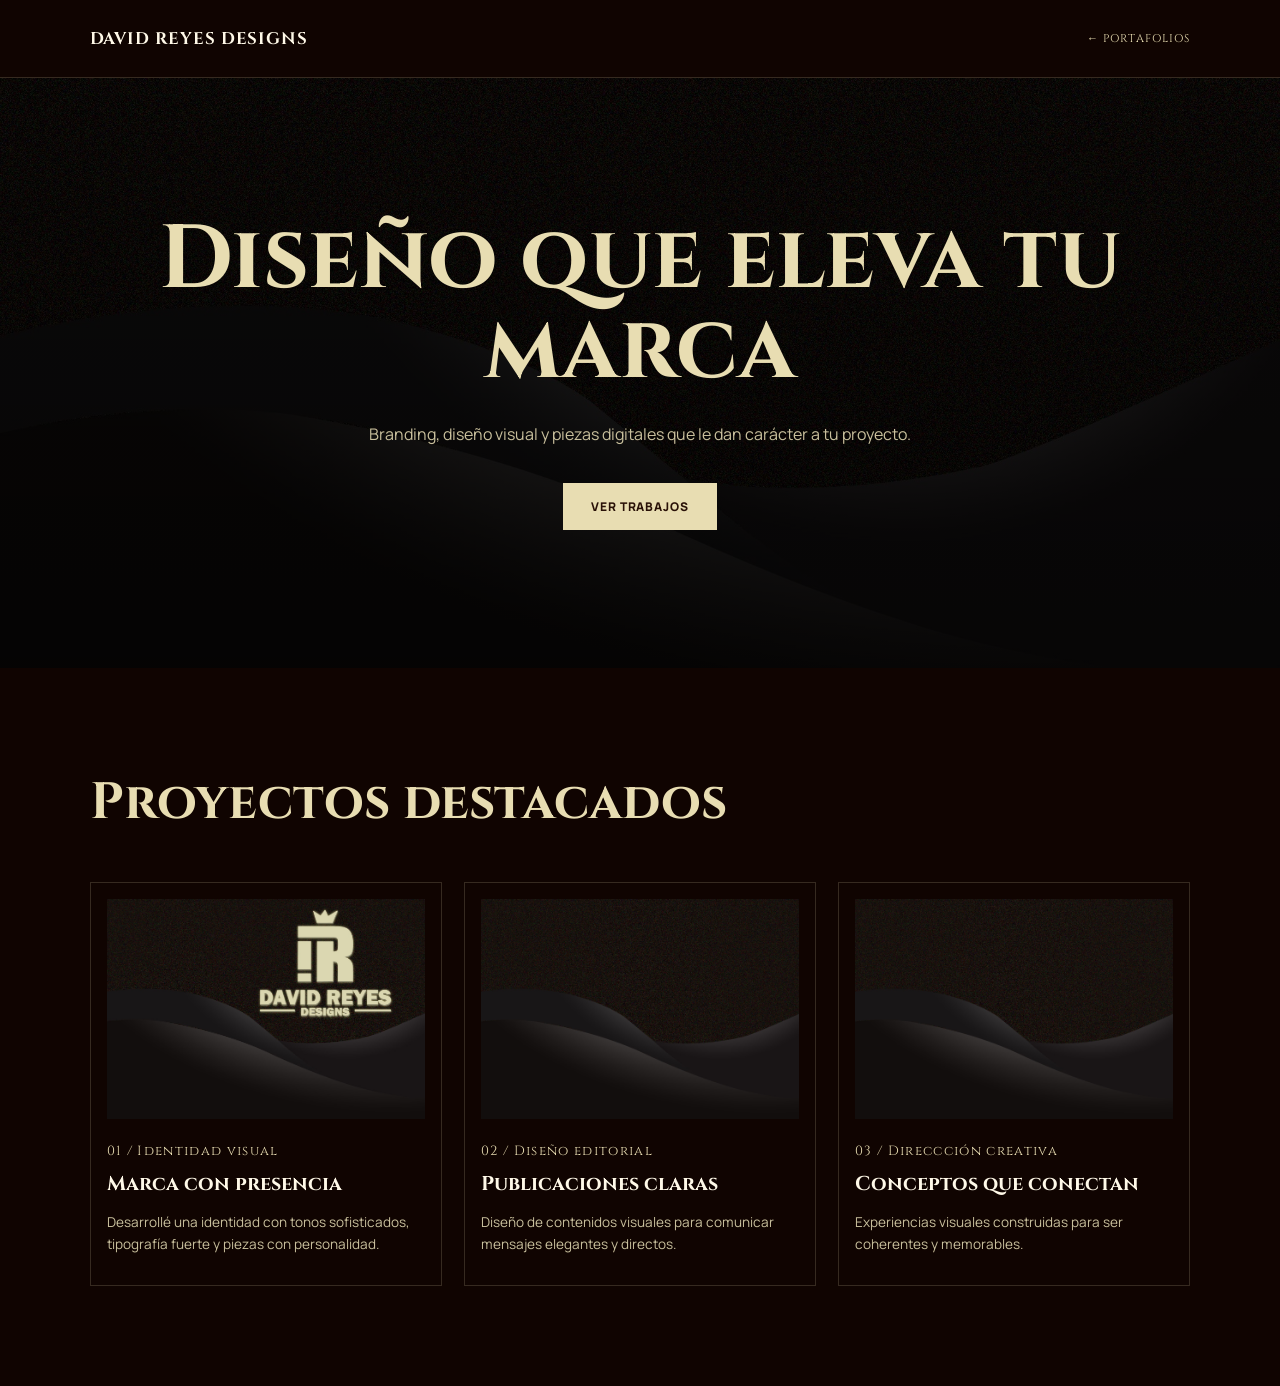
<file: diseño.html>
<!DOCTYPE html>
<html lang="es">

<head>
    <meta charset="UTF-8">
    <meta name="viewport" content="width=device-width, initial-scale=1.0">
    <title>David Reyes Designs</title>

    <link rel="preconnect" href="https://fonts.googleapis.com">
    <link rel="preconnect" href="https://fonts.gstatic.com" crossorigin>

    <link href="https://fonts.googleapis.com/css2?family=Cinzel:wght@500;700&family=Manrope:wght@400;500;700;800&display=swap" rel="stylesheet">

    <link rel="stylesheet" href="assets/css/diseño.css">
</head>

<body>

    <nav class="top">
        <b>DAVID REYES DESIGNS</b>
        <a href="index.html">
            &larr; PORTAFOLIOS
        </a>
    </nav>

    <header class="hero">

        <div>
            <h1>Diseño que eleva tu marca</h1>
            <p>
                Branding, diseño visual y piezas digitales que le dan carácter a tu proyecto.
            </p>
            <a class="button" href="#trabajos">
                Ver trabajos
            </a>
        </div>

    </header>

    <main class="works" id="trabajos">

        <h2>Proyectos destacados</h2>
        <div class="grid">
            <article class="card">
                <img src="assets/img/banner_v2.jpg" alt="Proyecto 1">
                <small>01 / Identidad visual</small>
                <h3>Marca con presencia</h3>
                <p>
                    Desarrollé una identidad con tonos sofisticados, tipografía fuerte y piezas con personalidad.
                </p>
            </article>

            <article class="card">
                <img src="assets/img/banner_v2_fondo.jpg" alt="Proyecto 2">
                <small>02 / Diseño editorial</small>
                <h3>Publicaciones claras</h3>
                <p>
                    Diseño de contenidos visuales para comunicar mensajes elegantes y directos.
                </p>
            </article>

            <article class="card">
                <img src="assets/img/banner_v2_fondo.jpg" alt="Proyecto 3">
                <small>03 / Direccción creativa</small>
                <h3>Conceptos que conectan</h3>
                <p>
                    Experiencias visuales construidas para ser coherentes y memorables.
                </p>
            </article>

        </div>

    </main>

</body>

</html>
</file>
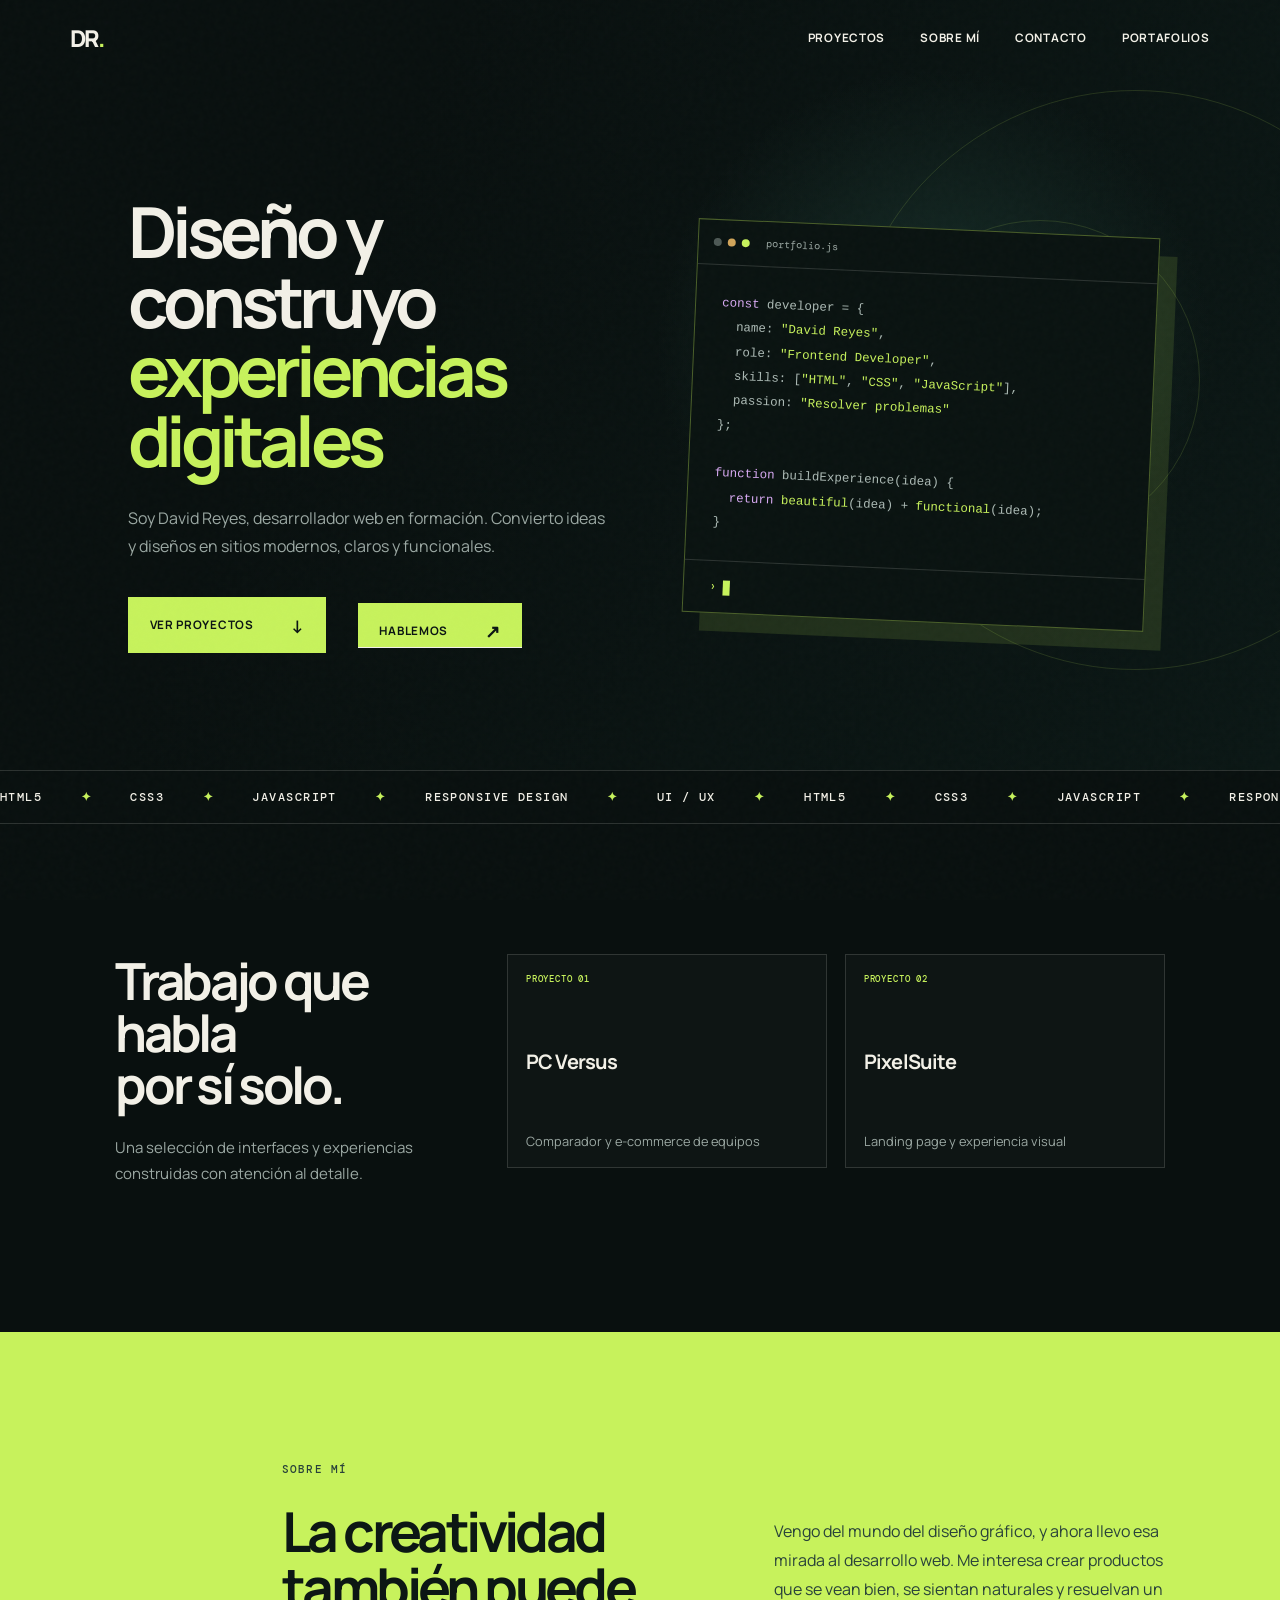
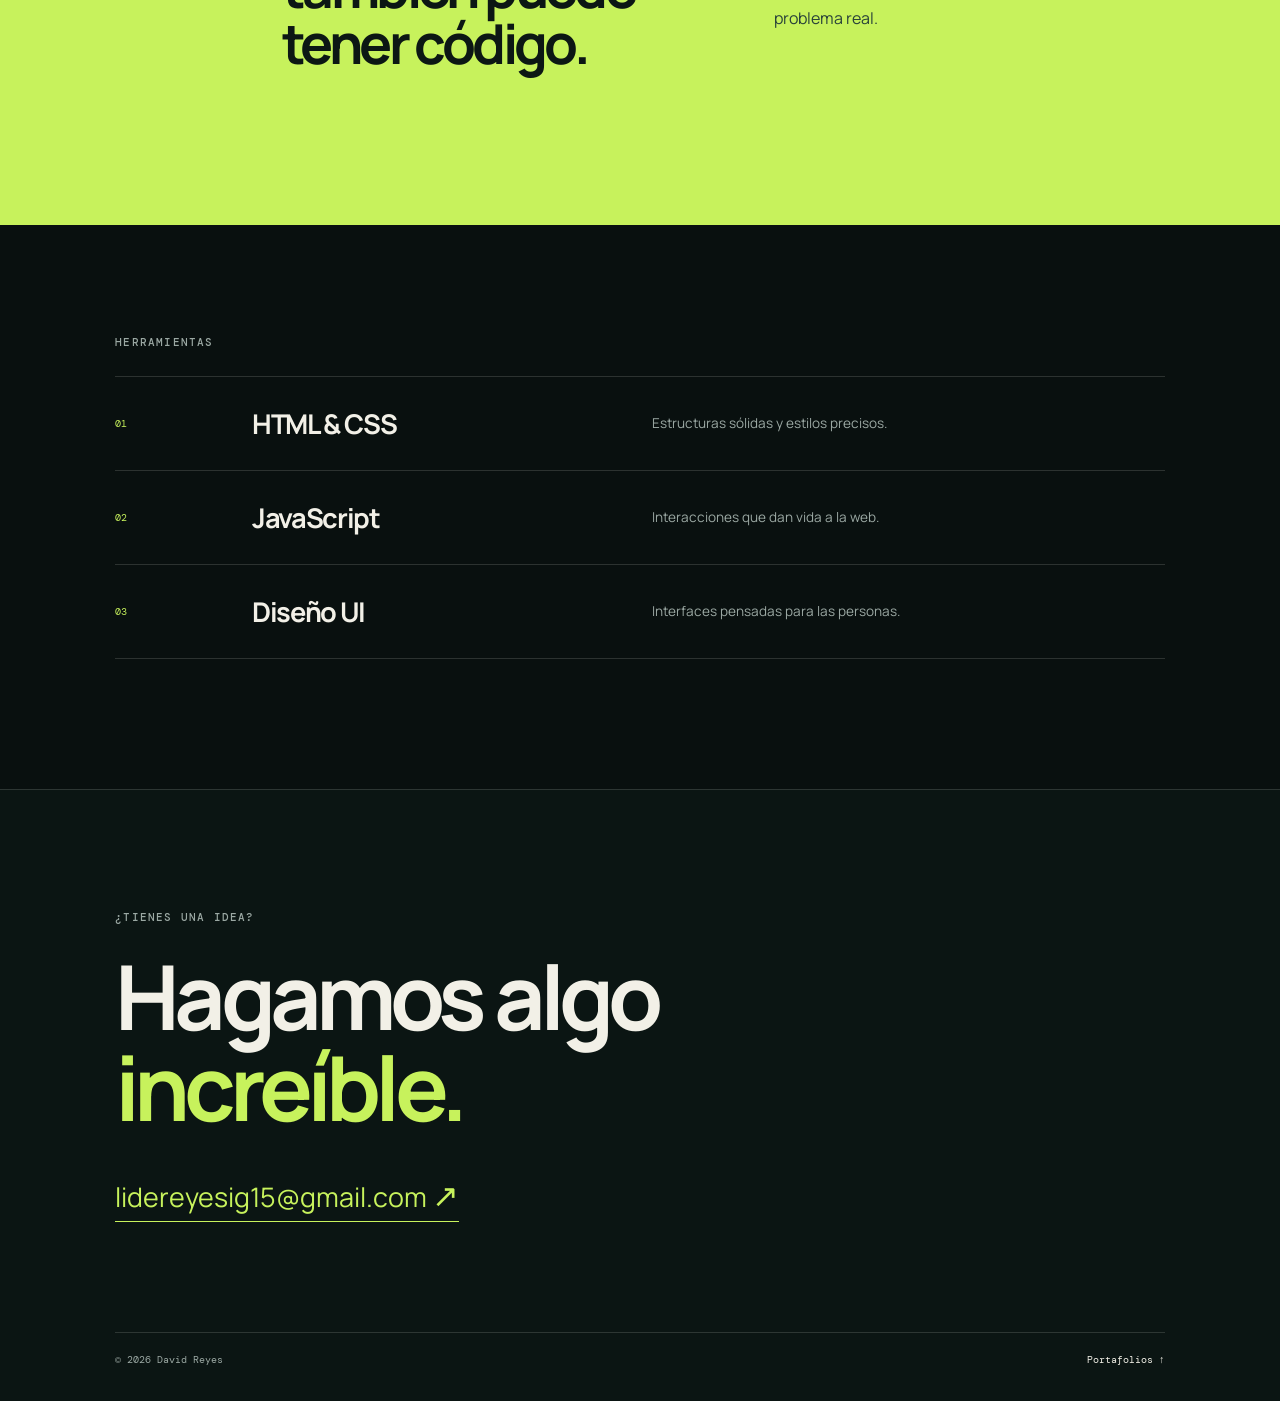
<file: programacion.html>
<!DOCTYPE html>
<html lang="es">

<head>
    <meta charset="UTF-8">
    <meta name="viewport" content="width=device-width, initial-scale=1.0">
    <title>David Reyes | Desarrollo web</title>

    <link rel="preconnect" href="https://fonts.googleapis.com">
    <link rel="preconnect" href="https://fonts.gstatic.com" crossorigin>
    <link href="https://fonts.googleapis.com/css2?family=DM+Mono:wght@400;500&family=Manrope:wght@400;500;600;700;800&display=swap" rel="stylesheet">

    <link rel="stylesheet" href="assets/css/programacion.css">
</head>

<body>

    <div class="noise"></div>

    <nav class="topbar">
        <a class="brand" href="index.html">DR<span>.</span></a>

        <button class="menu-toggle" id="mobile-menu" aria-label="Abrir menú" aria-expanded="false">
            <span></span>
            <span></span>
        </button>

        <div class="nav-links" id="nav-links">
            <a href="#proyectos">Proyectos</a>
            <a href="#sobre-mi">Sobre mí</a>
            <a href="#contacto">Contacto</a>
            <a href="index.html">Portafolios</a>
        </div>
    </nav>

    <main>

        <header class="hero">

            <div class="hero-copy">


                <h1>
                    Diseño y construyo<br>
                    <em>experiencias digitales</em>
                </h1>

                <p class="hero-text">
                    Soy David Reyes, desarrollador web en formación. Convierto ideas y diseños en sitios modernos,
                    claros y funcionales.
                </p>

                <div class="hero-actions">
                    <a class="button button-primary" href="#proyectos">
                        Ver proyectos <span>&darr;</span>
                    </a>

                    <a class="button button-link" href="#contacto">
                        Hablemos <span>&nearr;</span>
                    </a>
                </div>
            </div>

            <div class="code-window">

                <div class="window-bar">
                    <i></i>
                    <i></i>
                    <i></i>
                    <span>portfolio.js</span>
                </div>


                <pre><code><b>const</b> developer = {
  name: <strong>"David Reyes"</strong>,
  role: <strong>"Frontend Developer"</strong>,
  skills: [<strong>"HTML"</strong>, <strong>"CSS"</strong>, <strong>"JavaScript"</strong>],
  passion: <strong>"Resolver problemas"</strong>
};

<b>function</b> buildExperience(idea) {
  <b>return</b> <strong>beautiful</strong>(idea) + <strong>functional</strong>(idea);
}
</code></pre>

                <div class="cursor-line">
                    <span>&rsaquo;</span>
                    <i></i>
                </div>

            </div>

            <div class="hero-orbit orbit-one"></div>
            <div class="hero-orbit orbit-two"></div>

        </header>

        <section class="marquee">
            <div>

                <span>HTML5</span>
                <b>✦</b>
                <span>CSS3</span>
                <b>✦</b>
                <span>JAVASCRIPT</span>
                <b>✦</b>
                <span>RESPONSIVE DESIGN</span>
                <b>✦</b>
                <span>UI / UX</span>
                <b>✦</b>

                <!-- repeticion -->

                <span>HTML5</span>
                <b>✦</b>
                <span>CSS3</span>
                <b>✦</b>
                <span>JAVASCRIPT</span>
                <b>✦</b>
                <span>RESPONSIVE DESIGN</span>
                <b>✦</b>
                <span>UI / UX</span>
                <b>✦</b>

            </div>
        </section>

        <section class="section projects" id="proyectos">

            <div class="section-heading">


                <h2>
                    Trabajo que habla<br>
                    por sí solo.
                </h2>

                <p>
                    Una selección de interfaces y experiencias construidas con atención al detalle.
                </p>
            </div>

            <div class="mini-projects" aria-label="Proyectos adicionales">
                <a class="mini-project" href="proyectos/Proyecto-Pc_Versus-main/Proyecto-Pc_Versus-main/pc_versus/index.html" target="_blank" rel="noreferrer">
                    <span class="mini-tag">Proyecto 01</span>
                    <strong>PC Versus</strong>
                    <small>Comparador y e-commerce de equipos</small>
                </a>

                <a class="mini-project" href="proyectos/proyecto_pixelsuite-main/proyecto_pixelsuite-main/index.html" target="_blank" rel="noreferrer">
                    <span class="mini-tag">Proyecto 02</span>
                    <strong>PixelSuite</strong>
                    <small>Landing page y experiencia visual</small>
                </a>
            </div>



        </section>

        <section class="section about" id="sobre-mi">

            <div class="about-number"></div>

            <div>
                <p class="eyebrow">Sobre mí</p>

                <h2>
                    La creatividad también puede tener <em>código.</em>
                </h2>
            </div>

            <div class="about-copy">
                <p>
                    Vengo del mundo del diseño gráfico, y ahora llevo esa mirada al desarrollo web.
                    Me interesa crear productos que se vean bien, se sientan naturales y resuelvan
                    un problema real.
                </p>
            </div>

        </section>

        <section class="skills section">

            <p class="eyebrow">Herramientas</p>

            <div class="skills-list">

                <div>
                    <span>01</span>
                    <h3>HTML &amp; CSS</h3>
                    <p>Estructuras sólidas y estilos precisos.</p>
                </div>

                <div>
                    <span>02</span>
                    <h3>JavaScript</h3>
                    <p>Interacciones que dan vida a la web.</p>
                </div>

                <div>
                    <span>03</span>
                    <h3>Diseño UI</h3>
                    <p>Interfaces pensadas para las personas.</p>
                </div>

            </div>

        </section>

    </main>

    <footer id="contacto">

        <p class="eyebrow">¿Tienes una idea?</p>

        <h2>
            Hagamos algo<br>
            <em>increíble.</em>
        </h2>

        <a class="footer-email" href="mailto:lidereyesig15@gmail.com">
            lidereyesig15@gmail.com <span>&nearr;</span>
        </a>

        <div class="footer-bottom">
            <span>&copy; 2026 David Reyes</span>
            <a href="index.html">Portafolios &uarr;</a>
        </div>

    </footer>

    <script src="script.js"></script>

</body>

</html>
</file>
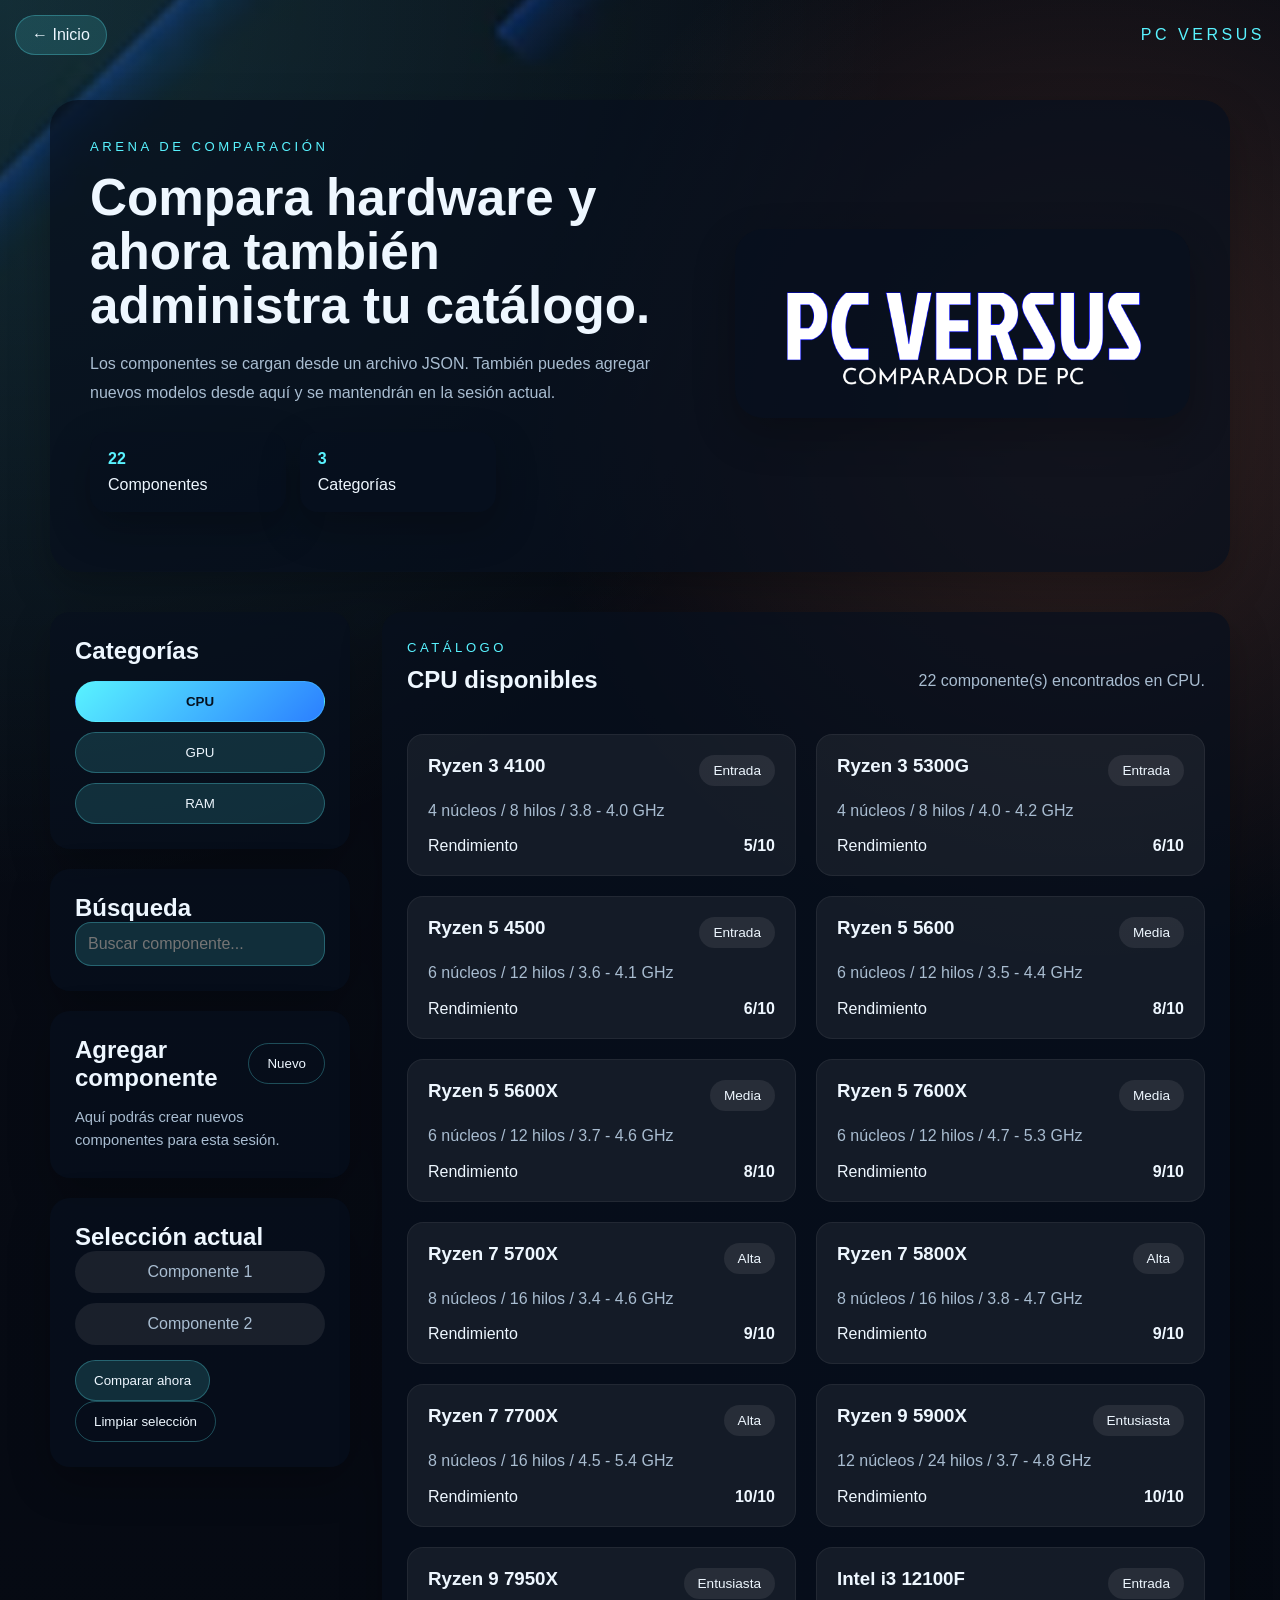
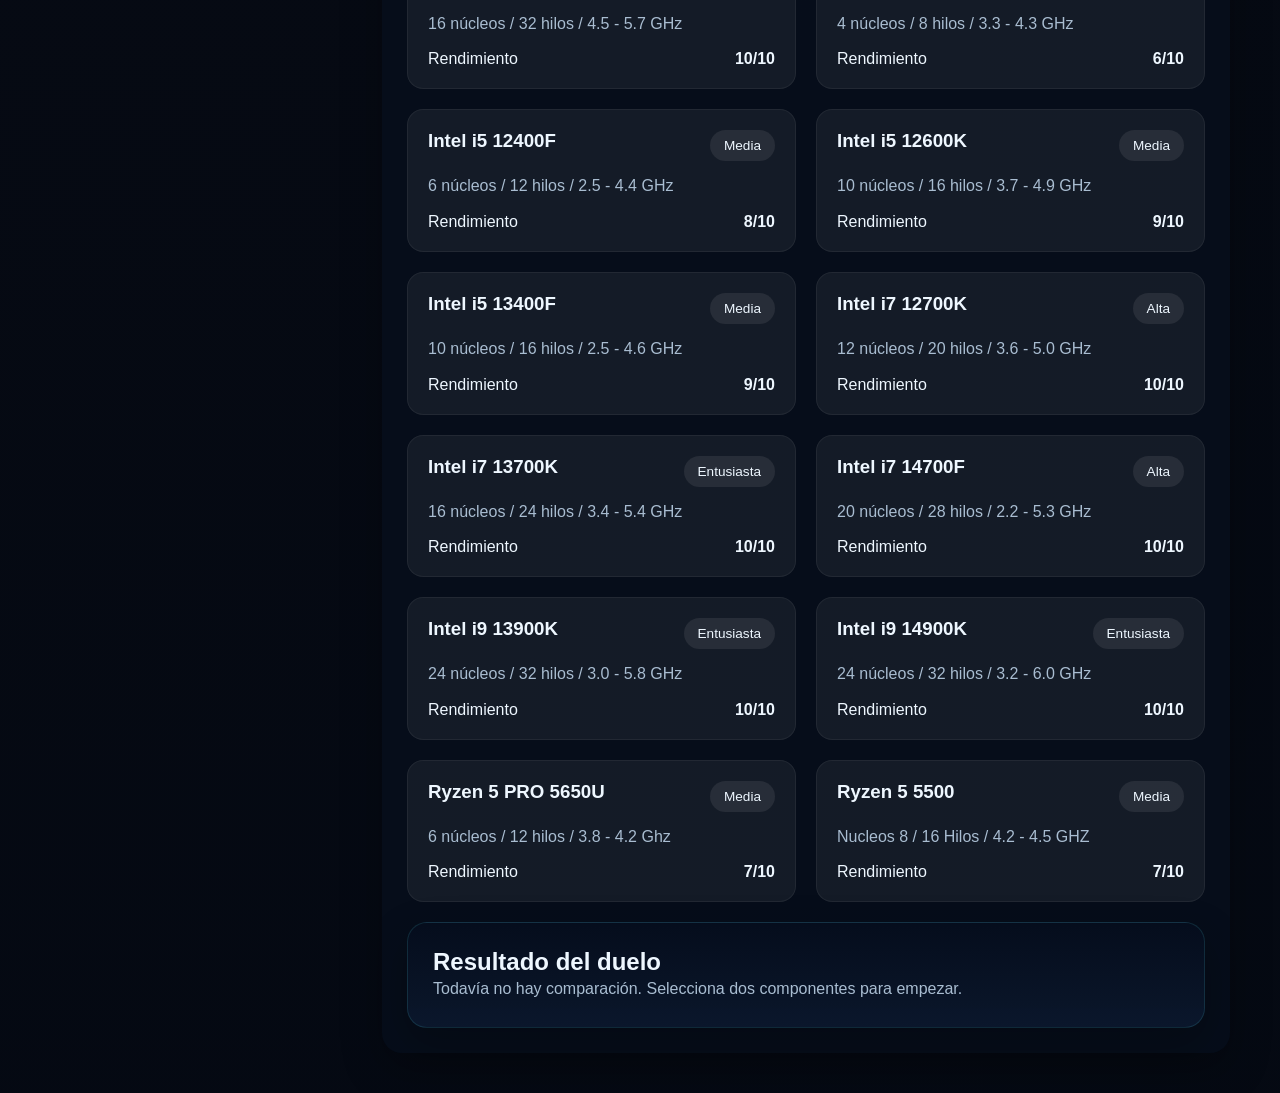
<file: proyectos/Proyecto-Pc_Versus-main/Proyecto-Pc_Versus-main/pc_versus/comparador.html>
<!DOCTYPE html>
<html lang="es">
<head>
    <meta charset="UTF-8">
    <meta name="viewport" content="width=device-width, initial-scale=1.0">
    <title>Comparador | PC VERSUS</title>
    <link rel="stylesheet" href="css/comparador.css?v=4">
</head>
<body>

<header class="header">
    <a class="boton-regresar" href="index.html">&larr; Inicio</a>
    <div class="header-badge">PC VERSUS</div>
</header>

<main class="page-wrap">
    <section class="hero-panel">
        <div class="hero-copy">
            <p class="kicker">Arena de comparación</p>
            <h1>Compara hardware y ahora también administra tu catálogo.</h1>
            <p class="intro-text">
                Los componentes se cargan desde un archivo JSON. También puedes agregar nuevos
                modelos desde aquí y se mantendrán en la sesión actual.
            </p>

            <div class="hero-stats">
                <article>
                    <strong id="statTotal">0</strong>
                    <span>Componentes</span>
                </article>
                <article>
                    <strong>3</strong>
                    <span>Categorías</span>
                </article>
            </div>
        </div>

        <div class="hero-logo">
            <img src="css/img/versus.png" alt="PC Versus">
        </div>
    </section>

    <section class="dashboard">
        <aside class="sidebar">
            <div class="panel">
                <h2>Categorías</h2>
                <div class="categorias">
                    <button id="btnCPU" type="button">CPU</button>
                    <button id="btnGPU" type="button">GPU</button>
                    <button id="btnRAM" type="button">RAM</button>
                </div>
            </div>

            <div class="panel">
                <h2>Búsqueda</h2>
                <input type="text" id="buscador" placeholder="Buscar componente...">
            </div>

            <div class="panel">
                <div class="panel-header">
                    <h2>Agregar componente</h2>
                    <button id="btnMostrarFormulario" type="button" class="btn-secundario">Nuevo</button>
                </div>

                <form id="formAgregar" class="form-agregar oculto">
                    <label for="categoriaNueva">Categoría</label>
                    <select id="categoriaNueva" name="categoria" required>
                        <option value="CPU">CPU</option>
                        <option value="GPU">GPU</option>
                        <option value="RAM">RAM</option>
                    </select>

                    <label for="nombreNuevo">Nombre</label>
                    <input type="text" id="nombreNuevo" name="nombre" placeholder="Ej. RTX 5070" required>

                    <label for="gamaNueva">Gama</label>
                    <input type="text" id="gamaNueva" name="gama" placeholder="Entrada, Media, Alta..." required>

                    <label for="specsNueva">Especificaciones</label>
                    <textarea id="specsNueva" name="specs" rows="3" placeholder="VRAM, núcleos, frecuencia..." required></textarea>

                    <label for="rendimientoNuevo">Rendimiento</label>
                    <input type="number" id="rendimientoNuevo" name="rendimiento" min="1" max="10" placeholder="1 a 10" required>

                    <button type="submit">Guardar componente</button>
                </form>

                <p id="mensajeFormulario" class="mensaje-formulario">Aquí podrás crear nuevos componentes para esta sesión.</p>
            </div>

            <div class="panel">
                <h2>Selección actual</h2>
                <div class="seleccion">
                    <div class="slot" id="slot1">Componente 1</div>
                    <div class="slot" id="slot2">Componente 2</div>
                </div>

                <button id="btnComparar" type="button" disabled>Comparar ahora</button>
                <button id="btnLimpiar" type="button" class="btn-secundario">Limpiar selección</button>
            </div>
        </aside>

        <section class="main-panel">
            <div class="lista-top">
                <div>
                    <p class="mini-label">Catálogo</p>
                    <h2 id="tituloLista">Componentes disponibles</h2>
                </div>

                <p class="lista-info" id="listaInfo">Selecciona una categoría para comenzar.</p>
            </div>

            <div class="lista" id="lista"></div>

            <section class="resultado" id="resultado">
                <h2>Resultado del duelo</h2>
                <p class="resultado-texto">Todavía no hay comparación. Selecciona dos componentes para empezar.</p>
            </section>
        </section>
    </section>
</main>

<script src="script.js"></script>
</body>
</html>
</file>
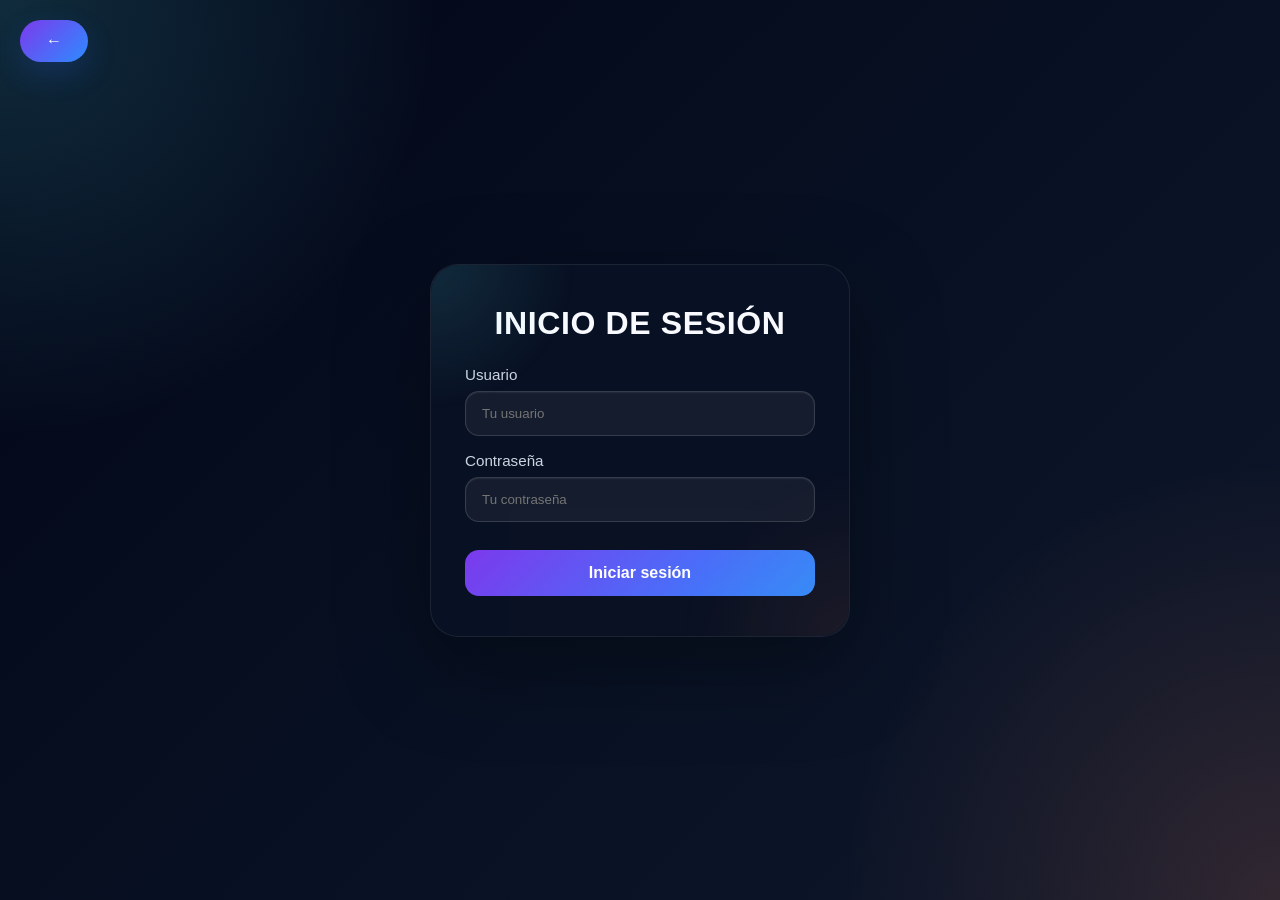
<file: proyectos/Proyecto-Pc_Versus-main/Proyecto-Pc_Versus-main/pc_versus/login.html>
<!DOCTYPE html>
<html lang="es">
<head>
<meta charset="UTF-8">
<title>Iniciar sesión | PC VERSUS</title>
<link rel="stylesheet" href="css/register.css">
</head>
<body class="auth-page">

<header class="header">
<a href="index.html"><button class="boton-regresar" type="button">&larr;</button></a>
</header>

<div class="card-login">
<h1>INICIO DE SESIÓN</h1>

<form>
<label>Usuario</label>
<input type="text" name="usuario" placeholder="Tu usuario">

<label>Contraseña</label>
<input type="password" name="password" placeholder="Tu contraseña">

<button type="button">Iniciar sesión</button>
</form>
</div>

</body>
</html>
</file>
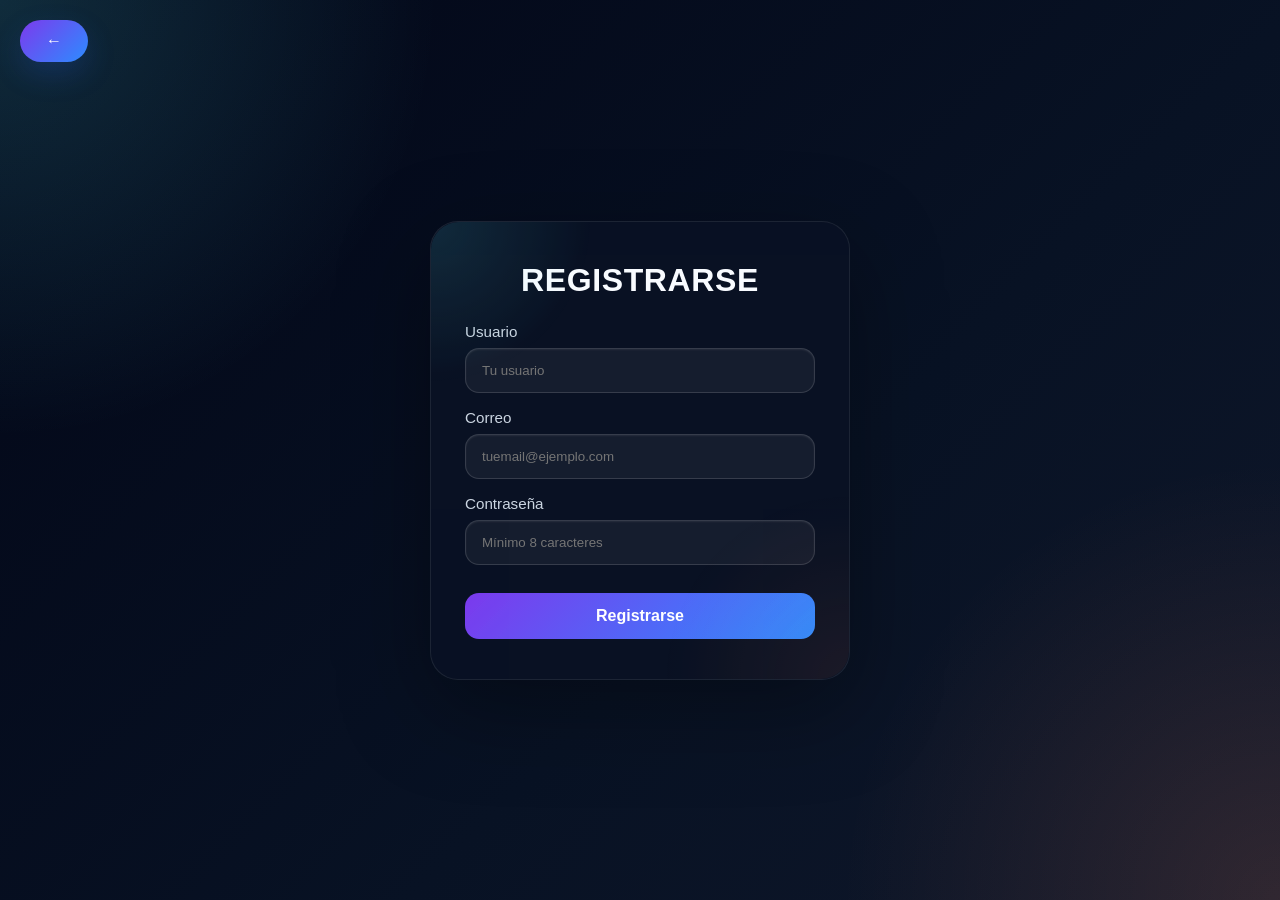
<file: proyectos/Proyecto-Pc_Versus-main/Proyecto-Pc_Versus-main/pc_versus/register.html>
<!DOCTYPE html>
<html lang="es">
<head>
<meta charset="UTF-8">
<title>Registro | PC VERSUS</title>
<link rel="stylesheet" href="css/register.css">
</head>
<body class="auth-page">

<header class="header">
<a href="index.html"><button class="boton-regresar" type="button">&larr;</button></a>
</header>

<div class="card-login">
<h1>REGISTRARSE</h1>

<form>
<label>Usuario</label>
<input type="text" name="usuario" placeholder="Tu usuario">

<label>Correo</label>
<input type="email" name="email" placeholder="tuemail@ejemplo.com">

<label>Contraseña</label>
<input type="password" name="password" placeholder="Mínimo 8 caracteres">

<button type="button">Registrarse</button>
</form>
</div>

</body>
</html>
</file>
<file: assets/css/index.css>
:root {
    --lime: #c7f25c;
    --ink: #f5f2e9;
    --dark: #0a100f;
    --gold: #e8ddb2;
    --panel: #121b1a;
    --muted: #a8b5af;
}

* {
    box-sizing: border-box;
}

html {
    scroll-behavior: smooth;
}

body {
    margin: 0;
    background: var(--dark);
    color: var(--ink);
    font-family: Manrope, sans-serif;
}

img {
    max-width: 100%;
    display: block;
}

.top {
    height: 76px;
    display: flex;
    align-items: center;
    justify-content: space-between;
    padding: 0 7vw;
    border-bottom: 1px solid #ffffff20;
}

.logo {
    font-size: 1.3rem;
    font-weight: 800;
    letter-spacing: -0.09em;
}

.logo b {
    color: var(--lime);
}

.nav-link {
    color: var(--ink);
    text-decoration: none;
    font: 500 0.72rem "DM Mono";
    letter-spacing: 0.12em;
    text-transform: uppercase;
    opacity: 0.9;
}

.nav-link:hover {
    color: var(--lime);
}

.hero {
    min-height: calc(100vh - 76px);
    display: grid;
    grid-template-columns: 1.1fr 0.9fr;
}

.intro {
    padding: clamp(70px, 12vw, 160px) 8vw;
    display: flex;
    flex-direction: column;
    justify-content: center;
    border-right: 1px solid #ffffff20;
}

.eyebrow {
    font: 500 0.67rem "DM Mono";
    letter-spacing: 0.11em;
    text-transform: uppercase;
    color: var(--muted);
    margin: 0 0 25px;
}

.eyebrow i {
    display: inline-block;
    background: var(--lime);
    width: 8px;
    height: 8px;
    border-radius: 50%;
    margin-right: 8px;
    box-shadow: 0 0 12px var(--lime);
}

h1 {
    font-size: clamp(3.4rem, 6.5vw, 7.5rem);
    line-height: 0.91;
    letter-spacing: -0.08em;
    margin: 0 0 28px;
}

h1 em {
    color: var(--lime);
    font-style: normal;
}

.intro > p:not(.eyebrow) {
    max-width: 420px;
    color: var(--muted);
    line-height: 1.8;
    margin: 0;
}

.cta-row {
    display: flex;
    gap: 1rem;
    flex-wrap: wrap;
    margin-top: 2rem;
}

.btn {
    border-radius: 999px;
    padding: 0.9rem 1.5rem;
    font-weight: 700;
    letter-spacing: 0.02em;
    transition: 0.25s ease;
}

.btn-primary {
    background: var(--lime);
    border-color: var(--lime);
    color: #0a100f;
}

.btn-primary:hover {
    background: #dffb8a;
    border-color: #dffb8a;
    color: #0a100f;
}

.btn-outline-light {
    border-color: rgba(255,255,255,0.35);
    color: var(--ink);
}

.btn-outline-light:hover {
    background: rgba(255,255,255,0.08);
    color: var(--ink);
}

.profile-panel {
    display: flex;
    align-items: center;
    justify-content: center;
    padding: clamp(40px, 5vw, 80px) 5vw;
}

.profile-card {
    width: min(100%, 480px);
    background: linear-gradient(180deg, rgba(255,255,255,0.04), rgba(255,255,255,0.02));
    border: 1px solid rgba(255,255,255,0.12);
    border-radius: 28px;
    padding: 1.25rem;
    box-shadow: 0 30px 80px rgba(0, 0, 0, 0.22);
}

.photo-frame {
    border-radius: 22px;
    overflow: hidden;
    border: 1px solid rgba(255,255,255,0.15);
    background: #101716;
    height: 480px;
}

.photo-frame img {
    width: 100%;
    height: 100%;
    object-fit: cover;
    object-position: center top;
}

.profile-info {
    padding: 1.25rem 0.35rem 0.25rem;
}

.label {
    display: inline-block;
    margin-bottom: 0.6rem;
    font: 500 0.7rem "DM Mono";
    color: var(--lime);
    letter-spacing: 0.12em;
    text-transform: uppercase;
}

.profile-info h2 {
    margin: 0 0 0.7rem;
    font-size: clamp(2rem, 2.4vw, 2.7rem);
    letter-spacing: -0.06em;
}

.profile-info p {
    margin: 0;
    line-height: 1.7;
    color: var(--muted);
}

.choices {
    display: grid;
    grid-template-rows: 1fr 1fr;
}

.choice {
    color: var(--ink);
    text-decoration: none;
    padding: clamp(40px, 7vw, 100px) 9%;
    display: flex;
    flex-direction: column;
    justify-content: space-between;
    min-height: 300px;
    transition: 0.35s;
    position: relative;
    overflow: hidden;
}

.choice:before {
    content: "";
    position: absolute;
    width: 350px;
    height: 350px;
    border: 1px solid currentColor;
    border-radius: 50%;
    right: -150px;
    bottom: -190px;
    opacity: 0.25;
    transition: 0.45s;
}

.choice:hover:before {
    transform: scale(1.45);
}

.choice:hover {
    padding-left: 12%;
}

.design {
    background: #1a0702;
    color: var(--gold);
    font-family: Cinzel, serif;
}

.code {
    background: var(--lime);
    color: #0a1714;
}

.choice small {
    font: 500 0.65rem "DM Mono";
    letter-spacing: 0.1em;
    text-transform: uppercase;
}

.choice h2 {
    font-size: clamp(2.1rem, 3.6vw, 4.1rem);
    letter-spacing: -0.06em;
    line-height: 1;
    margin: 16px 0;
}

.design h2 {
    letter-spacing: -0.03em;
}

.choice p {
    margin: 0;
    font: 400 0.82rem Manrope, sans-serif;
    max-width: 280px;
    line-height: 1.6;
}

.arrow {
    align-self: flex-end;
    font: 400 2rem "DM Mono";
}

.contact-section {
    padding: clamp(50px, 8vw, 110px) 0 90px;
}

.contact-copy {
    padding: 0 1rem 0 0;
}

.contact-copy h3 {
    margin: 0 0 1rem;
    font-size: clamp(2.1rem, 3.6vw, 3.4rem);
    line-height: 1.05;
    letter-spacing: -0.05em;
}

.contact-copy p,
.contact-copy li {
    color: var(--muted);
    line-height: 1.8;
}

.contact-copy ul {
    list-style: none;
    padding: 0;
    margin: 1.5rem 0 0;
}

.contact-copy li {
    position: relative;
    padding-left: 1.5rem;
    margin-bottom: 0.6rem;
}

.contact-copy li::before {
    content: "•";
    position: absolute;
    left: 0;
    color: var(--lime);
}

.contact-form {
    background: rgba(255,255,255,0.02);
    border: 1px solid rgba(255,255,255,0.12);
    border-radius: 22px;
    padding: 1.5rem;
}

.form-label {
    color: var(--ink);
    font-size: 0.88rem;
    margin-bottom: 0.45rem;
}

.form-control {
    background: rgba(255,255,255,0.02);
    border: 1px solid rgba(255,255,255,0.12);
    color: var(--ink);
    border-radius: 14px;
    min-height: 52px;
    padding: 0.85rem 1rem;
}

.form-control::placeholder {
    color: rgba(245,242,233,0.45);
}

.form-control:focus {
    background: rgba(255,255,255,0.03);
    border-color: rgba(199, 242, 92, 0.8);
    box-shadow: 0 0 0 0.2rem rgba(199, 242, 92, 0.15);
    color: var(--ink);
}

textarea.form-control {
    min-height: 150px;
}

@media (max-width: 720px) {
    .tag {
        display: none;
    }

    .hero {
        grid-template-columns: 1fr;
    }

    .intro {
        min-height: 50vh;
        border-right: 0;
        border-bottom: 1px solid #ffffff20;
    }

    .profile-panel {
        padding-top: 2rem;
        padding-bottom: 2.5rem;
    }

    .photo-frame {
        height: 380px;
    }

    .choices {
        grid-template-rows: auto;
    }

    .choice {
        min-height: 240px;
    }

    .choice:hover {
        padding-left: 9%;
    }

    .contact-form {
        padding: 1.1rem;
    }
}
</file>
<file: proyectos/proyecto_pixelsuite-main/proyecto_pixelsuite-main/styles.css>
* {
    margin: 0;
    padding: 0;
    box-sizing: border-box;
}

html {
    scroll-behavior: smooth;
}

.animate-on-scroll {
    opacity: 0;
    transform: translateY(36px);
    transition: opacity 0.85s ease, transform 0.85s ease;
}

.animate-on-scroll.active {
    opacity: 1;
    transform: translateY(0);
}

:root {
    --bg: #f5fff9;
    --surface: #ffffff;
    --surface-alt: #ecfff5;
    --text: #163127;
    --muted: #507164;
    --nav: rgba(17, 113, 79, 0.92);
    --primary: #1d9d71;
    --primary-dark: #147053;
    --accent: #073b8a;
    --border: rgba(20, 112, 83, 0.16);
    --shadow: 0 18px 40px rgba(16, 76, 58, 0.12);
    --footer: #0d1f19;
}

.dark-mode {
    --bg: #0d1714;
    --surface: #16211d;
    --surface-alt: #1b2a25;
    --text: #edf8f1;
    --muted: #b5cdc0;
    --nav: rgba(7, 47, 35, 0.94);
    --primary: #49c894;
    --primary-dark: #2b9f73;
    --accent: #072249;
    --border: rgba(146, 220, 187, 0.12);
    --shadow: 0 18px 40px rgba(0, 0, 0, 0.28);
    --footer: #08110e;
}

body {
    font-family: "Poppins", sans-serif;
    line-height: 1.6;
    background: var(--bg);
    color: var(--text);
    transition: background 0.3s, color 0.3s;
}

a {
    color: inherit;
    text-decoration: none;
}

main {
    overflow: hidden;
}

.navbar {
    position: fixed;
    top: 0;
    left: 0;
    width: 100%;
    display: flex;
    justify-content: space-between;
    align-items: center;
    padding: 18px 6vw;
    background: var(--nav);
    backdrop-filter: blur(10px);
    z-index: 1000;
}

.logo {
    font-size: 1.4rem;
    font-weight: 700;
    color: #ffffff;
    letter-spacing: 0.04em;
}

.nav-links {
    list-style: none;
    display: flex;
    gap: 24px;
}

.nav-links a {
    color: #ffffff;
    font-weight: 500;
}

#darkModeBtn {
    border: 1px solid rgba(255, 255, 255, 0.28);
    background: rgba(255, 255, 255, 0.14);
    color: #ffffff;
    width: 46px;
    height: 46px;
    border-radius: 999px;
    cursor: pointer;
    font-size: 1.1rem;
}

.inicio {
    min-height: 100vh;
    padding: 140px 6vw 90px;
    display: flex;
    align-items: center;
    justify-content: center;
    text-align: center;
    background:
        radial-gradient(circle at top, rgba(255, 255, 255, 0.4), transparent 30%),
        linear-gradient(135deg, #10a677 0%, #79d66f 55%, #d6ff9d 100%);
}

.contenido-inicio {
    max-width: 900px;
}

.tagline {
    display: inline-block;
    margin-bottom: 18px;
    padding: 8px 14px;
    border-radius: 999px;
    background: rgba(255, 255, 255, 0.5);
    color: #0f4c39;
    font-size: 0.95rem;
    font-weight: 600;
}

.contenido-inicio h1 {
    font-size: clamp(2.4rem, 6vw, 4.6rem);
    line-height: 1.08;
    color: #08392c;
    margin-bottom: 20px;
}

.contenido-inicio p {
    font-size: 1.08rem;
    max-width: 700px;
    margin: 0 auto;
    color: #114836;
}

.hero-actions,
.hero-stats,
.cards,
.comparison-grid,
.projects-grid,
.steps,
.faq-grid {
    display: grid;
    gap: 24px;
}

.hero-actions {
    margin-top: 32px;
    grid-template-columns: repeat(2, minmax(0, max-content));
    justify-content: center;
}

.btn {
    display: inline-flex;
    align-items: center;
    justify-content: center;
    padding: 14px 22px;
    border-radius: 12px;
    font-weight: 600;
    transition: transform 0.2s ease, background 0.2s ease;
}

.btn:hover,
.card-link:hover {
    transform: translateY(-2px);
}

.btn-primary {
    background: var(--accent);
    color: #ffffff;
    animation: float 7s ease-in-out infinite;
}

@keyframes float {
    0%, 100% { transform: translateY(0); }
    50% { transform: translateY(-4px); }
}

.programas-grid,
.hero-actions,
.hero-stats,
.cards,
.comparison-grid,
.projects-grid,
.steps,
.faq-grid {
    display: grid;
    gap: 24px;
}

.programas-grid {
    grid-template-columns: repeat(4, minmax(0, 1fr));
}

.programa-card,
.recommendation-card {
    padding: 28px;
    border-radius: 24px;
    background: var(--surface);
    border: 1px solid var(--border);
    box-shadow: var(--shadow);
}

.programa-card {
    display: flex;
    flex-direction: column;
    gap: 12px;
    transition: transform 0.25s ease, border-color 0.25s ease, box-shadow 0.25s ease;
}

.programa-card:hover {
    transform: translateY(-6px);
    border-color: rgba(29, 157, 113, 0.28);
    box-shadow: 0 25px 45px rgba(16, 76, 58, 0.16);
}

.programa-card h3 {
    color: var(--primary-dark);
}

.programa-card span {
    font-weight: 600;
    color: var(--primary);
}

.recommendador {
    max-width: 1100px;
    margin: 0 auto;
    text-align: center;
}

.choice-buttons {
    display: grid;
    grid-template-columns: repeat(5, minmax(0, 1fr));
    gap: 14px;
    margin-top: 24px;
}

.pick-option {
    padding: 16px 18px;
    border-radius: 16px;
    border: 1px solid var(--border);
    background: var(--surface);
    color: var(--text);
    font-weight: 600;
    cursor: pointer;
    transition: transform 0.2s ease, background 0.2s ease, border-color 0.2s ease;
}

.pick-option:hover,
.pick-option.active {
    background: var(--primary);
    color: #ffffff;
    border-color: transparent;
    transform: translateY(-2px);
}

.recommendation-card {
    margin-top: 28px;
    text-align: left;
    background: radial-gradient(circle at top left, rgba(41, 172, 113, 0.16), transparent 40%),
        var(--surface);
}

.recommendation-card h3 {
    margin-bottom: 14px;
}

.recommendation-card p {
    color: var(--muted);
}

.btn-secondary {
    background: rgba(8, 57, 44, 0.12);
    color: #08392c;
}

.hero-stats {
    margin-top: 42px;
    grid-template-columns: repeat(3, minmax(0, 1fr));
}

.hero-stats article,
.card,
.comparison-box,
.project-card,
.faq-item,
.contacto-box,
.programa {
    background: var(--surface);
    border: 1px solid var(--border);
    box-shadow: var(--shadow);
}

.step {
    background: var(--surface);
    border: 1px solid var(--border);
    box-shadow: var(--shadow);
    transition: transform 0.25s ease, border-color 0.25s ease, box-shadow 0.25s ease;

}

.step:hover {
    transform: translateY(-6px);
    border-color: rgba(29, 157, 113, 0.28);
    box-shadow: 0 15px 35px rgba(16, 76, 58, 0.16);
}

.hero-stats article {
    padding: 24px;
    border-radius: 18px;
}

.hero-stats strong {
    display: block;
    font-size: 2rem;
    color: var(--primary-dark);
}

.hero-stats span {
    color: var(--muted);
}

section {
    padding: 90px 6vw;
}

.section-intro {
    max-width: 760px;
    margin: 0 auto 36px;
    text-align: center;
    color: var(--muted);
}

.herramientas h2,
.comparaciones h2,
.detalles-programas h2,
.proyectos h2,
.ruta-aprendizaje h2,
.faq h2,
.contacto h2 {
    margin-bottom: 16px;
    text-align: center;
    font-size: clamp(2rem, 4vw, 2.8rem);
}

.cards {
    grid-template-columns: repeat(3, minmax(0, 1fr));
}

.card {
    padding: 28px;
    border-radius: 24px;
    text-align: left;
}

.card-label {
    display: inline-block;
    margin-bottom: 16px;
    padding: 6px 12px;
    border-radius: 999px;
    background: var(--surface-alt);
    color: var(--primary-dark);
    font-size: 0.85rem;
    font-weight: 600;
}

.card h3 {
    margin-bottom: 12px;
    font-size: 1.4rem;
}

.card p,
.comparison-box p,
.project-card p,
.step p,
.faq-item p,
.contacto-box p,
.programa p,
.programa li {
    color: var(--muted);
}

.card-link {
    display: inline-block;
    margin-top: 18px;
    color: var(--primary-dark);
    font-weight: 600;
}

.comparaciones {
    background: var(--surface-alt);
}

.table-wrapper {
    overflow-x: auto;
    margin-bottom: 28px;
}

table {
    width: min(100%, 1040px);
    margin: 0 auto;
    border-collapse: collapse;
    background: var(--surface);
    border-radius: 20px;
    overflow: hidden;
    box-shadow: var(--shadow);
}

th,
td {
    padding: 16px;
    border-bottom: 1px solid var(--border);
    text-align: left;
}

th {
    background: var(--primary);
    color: #ffffff;
}

.comparison-grid {
    grid-template-columns: repeat(3, minmax(0, 1fr));
}

.comparison-box,
.step,
.faq-item {
    padding: 26px;
    border-radius: 22px;
}

.project-card {
    padding: 26px;
    border-radius: 22px;
    transition: transform 0.25s ease, border-color 0.25s ease, box-shadow 0.25s ease;
}

.project-card:hover {
    transform: translateY(-6px);
    border-color: rgba(29, 157, 113, 0.28);
    box-shadow: 0 15px 35px rgba(16, 76, 58, 0.16);
}

.detalles-programas {
    max-width: 1100px;
    margin: 0 auto;
}

.programa {
    margin-bottom: 26px;
    padding: 30px;
    border-radius: 24px;
}

.programa h3 {
    margin-bottom: 16px;
    padding-left: 14px;
    border-left: 6px solid var(--primary);
    color: var(--primary-dark);
    font-size: 1.8rem;
}

.programa h4 {
    margin-top: 18px;
    margin-bottom: 8px;
}

.programa ul {
    margin-left: 20px;
}

.projects-grid {
    grid-template-columns: repeat(3, minmax(0, 1fr));
}

.steps {
    grid-template-columns: repeat(4, minmax(0, 1fr));
}

.step span {
    display: inline-flex;
    width: 52px;
    height: 52px;
    margin-bottom: 18px;
    border-radius: 16px;
    align-items: center;
    justify-content: center;
    background: var(--surface-alt);
    color: var(--primary-dark);
    font-weight: 700;
}

.faq-grid {
    grid-template-columns: repeat(2, minmax(0, 1fr));
}

.contacto {
    padding-top: 40px;
}

.contacto-box {
    max-width: 860px;
    margin: 0 auto;
    padding: 44px;
    border-radius: 28px;
    text-align: center;
    background:
        radial-gradient(circle at top right, rgba(115, 215, 157, 0.26), transparent 30%),
        var(--surface);
}

footer {
    text-align: center;
    padding: 28px 20px;
    background: var(--footer);
    color: #ffffff;
}

@media (max-width: 980px) {
    .navbar {
        flex-wrap: wrap;
        justify-content: center;
        gap: 14px;
    }

    .nav-links {
        flex-wrap: wrap;
        justify-content: center;
    }

    .cards,
    .comparison-grid,
    .projects-grid,
    .steps,
    .faq-grid,
    .hero-stats,
    .programas-grid {
        grid-template-columns: repeat(2, minmax(0, 1fr));
    }
}

@media (max-width: 640px) {
    .inicio {
        padding-top: 180px;
    }

    .hero-actions,
    .cards,
    .comparison-grid,
    .projects-grid,
    .steps,
    .faq-grid,
    .hero-stats,
    .programas-grid {
        grid-template-columns: 1fr;
    }

    .choice-buttons {
        grid-template-columns: 1fr;
    }

    .hero-actions {
        justify-content: stretch;
    }

    .btn {
        width: 100%;
    }

    .programa,
    .contacto-box,
    .card,
    .comparison-box,
    .project-card,
    .step,
    .faq-item {
        padding: 22px;
    }
}
</file>
<file: proyectos/Proyecto-Pc_Versus-main/Proyecto-Pc_Versus-main/pc_versus/css/index.css>
*{
    margin:0;
    padding:0;
    box-sizing:border-box;
}

/*@font-face{
    font-family:'ZenDots';
    src:url('fonts/ZenDots-Regular.ttf')
}*/

@font-face{
    font-family:'Jersey25';
    src:url('fonts/Jersey25-Regular.ttf');
}

:root{
    --panel:rgba(7,16,30,.72);
    --line:rgba(126,241,255,.22);
    --text:#eef7ff;
    --muted:#a9bdd1;
    --accent:#59f3ff;
    --accent-2:#ff8a5b;
}

.main{
    min-height:100vh;
    color:var(--text);
    font-family:Arial,sans-serif;
    background:
        radial-gradient(circle at top left, rgba(89,243,255,.15), transparent 30%),
        radial-gradient(circle at 85% 15%, rgba(255,138,91,.18), transparent 22%),
        linear-gradient(rgba(3,8,18,.72), rgba(3,8,18,.9)),
        url("img/fondo1.png") center/cover no-repeat;
    padding:24px;
}

a{
    color:inherit;
    text-decoration:none;
}

.topbar,
.hero-layout,
.info-strip,
.footer{
    width:min(1180px,100%);
    margin:0 auto;
}

.topbar{
    display:flex;
    justify-content:space-between;
    align-items:center;
    gap:20px;
    padding:8px 0 24px;
}

.brand{
    font-family:'ZenDots',sans-serif;
    font-size:1rem;
    letter-spacing:.22rem;
    color:var(--accent);
}

.topbar-actions{
    display:flex;
    align-items:center;
    gap:12px;
    flex-wrap:wrap;
}

.btn-login{
    padding:12px 18px;
    border:1px solid rgba(89,243,255,.28);
    border-radius:999px;
    background:rgba(89,243,255,.14);
    color:var(--text);
    transition:.2s ease;
}

.btn-login.secondary{
    background:transparent;
}

.btn-login:hover,
.boton-iniciar:hover{
    transform:translateY(-2px);
    box-shadow:0 16px 36px rgba(0,0,0,.28);
}

.user-badge{
    padding:12px 18px;
    border-radius:999px;
    background:rgba(255,255,255,.08);
    color:var(--muted);
}

.hero-layout{
    display:grid;
    grid-template-columns:1.15fr .85fr;
    gap:30px;
    align-items:center;
    padding:36px 0 60px;
}

.eyebrow{
    color:var(--accent);
    text-transform:uppercase;
    letter-spacing:.22rem;
    font-size:.82rem;
    margin-bottom:14px;
}

.hero-copy h1{
    font-family:'ZenDots',sans-serif;
    font-size:clamp(2.2rem,4vw,4.1rem);
    line-height:1.05;
    margin-bottom:18px;
}

.hero-text{
    max-width:620px;
    color:var(--muted);
    line-height:1.8;
    margin-bottom:24px;
}

.hero-actions{
    display:flex;
    flex-wrap:wrap;
    gap:16px;
    margin-bottom:24px;
}

.boton-iniciar{
    display:inline-flex;
    align-items:center;
    justify-content:center;
    padding:15px 28px;
    border-radius:14px;
    background:linear-gradient(135deg, var(--accent), #2b7fff);
    color:#05111f;
    font-weight:700;
}

.text-link{
    color:var(--accent-2);
    padding-top:14px;
}

.stats-grid{
    display:grid;
    grid-template-columns:repeat(3,1fr);
    gap:14px;
}

.stat-card,
.visual-card,
.info-strip article,
.footer{
    border:1px solid var(--line);
    background:var(--panel);
    backdrop-filter:blur(16px);
    box-shadow:0 24px 60px rgba(0,0,0,.35);
}

.stat-card{
    padding:18px;
    border-radius:18px;
}

.stat-card strong{
    display:block;
    margin-bottom:8px;
    font-family:'ZenDots',sans-serif;
    color:var(--accent);
}

.stat-card span{
    color:var(--muted);
    line-height:1.5;
}

.visual-card{
    position:relative;
    overflow:hidden;
    padding:28px;
    border-radius:28px;
}

.visual-glow{
    position:absolute;
    top:-40px;
    left:50%;
    width:220px;
    height:220px;
    transform:translateX(-50%);
    background:radial-gradient(circle, rgba(89,243,255,.38), transparent 70%);
}

.logo{
    position:relative;
    width:100%;
    max-width:360px;
    display:block;
    margin:0 auto 18px;
}

.feature-list{
    display:grid;
    gap:14px;
    position:relative;
}

.feature-list div{
    padding:16px;
    background:rgba(255,255,255,.06);
    border-radius:16px;
}

.feature-tag{
    display:inline-block;
    margin-bottom:8px;
    font-family:'Jersey25',sans-serif;
    font-size:1.4rem;
    color:var(--accent-2);
}

.feature-list p{
    color:var(--muted);
}

.info-strip{
    display:grid;
    grid-template-columns:repeat(3,1fr);
    gap:18px;
    margin-bottom:32px;
}

.info-strip article{
    padding:22px;
    border-radius:20px;
}

.info-strip h2{
    margin-bottom:10px;
    font-family:'Jersey25',sans-serif;
    font-size:1.8rem;
    color:var(--accent);
}

.info-strip p{
    color:var(--muted);
    line-height:1.7;
}

.footer{
    margin-top:auto;
    padding:24px;
    border-radius:24px;
    display:flex;
    justify-content:space-between;
    align-items:center;
    gap:24px;
    flex-wrap:wrap;
}

.footer-name h3{
    font-family:'ZenDots',sans-serif;
    margin-bottom:6px;
}

.footer-name p,
.footer > p{
    color:var(--muted);
}

.footer-links{
    display:flex;
    gap:14px;
    flex-wrap:wrap;
}

.footer-links a{
    color:var(--accent);
}

.main{
    animation:pageLoad 0.95s ease both;
}

.topbar{
    animation:fadeUp 0.85s ease both;
}

.hero-copy,
.hero-visual,
.info-strip article,
.stats-grid{
    opacity:0;
    animation:fadeUp 0.9s ease both;
    animation-delay:0.15s;
}

.hero-actions{
    animation-delay:0.25s;
}

.visual-card{
    animation-delay:0.28s;
}

.stat-card{
    animation:fadeUp 0.9s ease both;
    animation-delay:0.35s;
}

.info-strip article{
    animation:fadeIn 0.9s ease both;
}

.footer{
    animation:fadeUp 0.9s ease both;
    animation-delay:0.4s;
}

.visual-glow{
    animation:glowPulse 4s ease infinite;
}

.boton-iniciar{
    transition:.3s ease, box-shadow .3s ease;
}

.boton-iniciar:hover{
    box-shadow:0 22px 60px rgba(89,243,255,.22);
}

@keyframes pageLoad{
    from{ opacity:0; transform: translateY(18px); }
    to{ opacity:1; transform: translateY(0); }
}

@keyframes fadeUp{
    from{ opacity:0; transform: translateY(20px); }
    to{ opacity:1; transform: translateY(0); }
}

@keyframes fadeIn{
    from{ opacity:0; transform: translateY(14px); }
    to{ opacity:1; transform: translateY(0); }
}

@keyframes glowPulse{
    0%,100%{ transform: translateX(-50%) scale(1); opacity:.7; }
    50%{ transform: translateX(-50%) scale(1.12); opacity:.45; }
}

@media (max-width:900px){
    .hero-layout,
    .info-strip,
    .stats-grid{
        grid-template-columns:1fr;
    }
}

@media (max-width:640px){
    .topbar{
        flex-direction:column;
        align-items:flex-start;
    }

    .hero-actions{
        flex-direction:column;
        align-items:stretch;
    }

    .btn-login,
    .boton-iniciar{
        width:100%;
        justify-content:center;
    }
}
</file>
<file: assets/css/diseño.css>
:root {
--gold:#e8ddb2;
--ink:#fff9e8;
--muted:#c9c09d;
--line:#f4e7b72b
}

* {
box-sizing:border-box
}

html{
    scroll-behavior: smooth;
}

body {
margin:0;
background:#100401;
color:var(--ink);
font-family:Manrope,sans-serif
}

a {
color:inherit;
text-decoration:none
}

.top {
height:78px;
display:flex;
align-items:center;
justify-content:space-between;
padding:0 7vw;
border-bottom:1px solid var(--line);
font-family:Cinzel,serif
}

.top b {
font-size:1.05rem;
letter-spacing:.05em
}

.top a {
font-size:.7rem;
color:var(--gold);
letter-spacing:.1em
}

.hero {
min-height:590px;
display:grid;
place-items:center;
text-align:center;
padding:120px 20px;
background:linear-gradient(#0009,#000b),url('../img/banner_v2_fondo.jpg') center/cover
}

.hero h1 {
font:700 clamp(3rem,7vw,6.5rem)/1 Cinzel,serif;
color:var(--gold);
margin:0
}

.hero p {
color:var(--muted);
max-width:560px;
line-height:1.75;
margin:25px auto 35px
}

.button {
display:inline-block;
padding:15px 28px;
background:var(--gold);
color:#291107;
font-size:.75rem;
font-weight:800;
text-transform:uppercase;
letter-spacing:.08em
}

.works {
padding:100px 7vw
}

.works h2 {
font:700 clamp(2rem,4vw,3.5rem) Cinzel,serif;
color:var(--gold);
margin:0 0 45px
}

.grid {
display:grid;
grid-template-columns:repeat(3,1fr);
gap:22px
}

.card {
border:1px solid var(--line);
padding:16px
}

.card img {
width:100%;
height:220px;
object-fit:cover
}

.card small {
display:block;
color:var(--gold);
font-family:Cinzel,serif;
letter-spacing:.1em;
margin-top:18px
}

.card h3 {
font:700 1.25rem Cinzel,serif;
margin:10px 0;
color:var(--ink)
}

.card p {
font-size:.85rem;
color:var(--muted);
line-height:1.65
}

/*------------------------------------*/

@media(max-width:700px) {
.grid {
grid-template-columns:1fr
}
.hero {
min-height:500px
}
}
</file>
<file: assets/css/programacion.css>
:root {
    --bg:#09100f;
    --panel:#101b19;
    --lime:#c7f25c;
    --cream:#f2f0e7;
    --muted:#9ba8a3;
    --line:rgba(242,240,231,.15);
    --mono:"DM Mono",monospace
}

* {
    box-sizing:border-box
}

html {
    scroll-behavior:smooth
}

body {
    margin:0;
    background:var(--bg);
    color:var(--cream);
    font-family:Manrope,sans-serif;
    overflow-x:hidden
}

.noise {
    position:fixed;
    inset:0;
    pointer-events:none;
    opacity:.025;
    z-index:4;
    background-image:url("data:image/svg+xml,%3Csvg viewBox='0 0 180 180' xmlns='http://www.w3.org/2000/svg'%3E%3Cfilter id='n'%3E%3CfeTurbulence type='fractalNoise' baseFrequency='.9' numOctaves='4' stitchTiles='stitch'/%3E%3C/filter%3E%3Crect width='100%25' height='100%25' filter='url(%23n)' opacity='.8'/%3E%3C/svg%3E")
}

.topbar {
    height:76px;
    position:fixed;
    z-index:10;
    top:0;
    width:100%;
    display:flex;
    align-items:center;
    justify-content:space-between;
    padding:0 5.5vw;
    border-bottom:1px solid transparent;
    transition:.3s
}

.topbar.scrolled {
    background:rgba(9,16,15,.9);
    backdrop-filter:blur(14px);
    border-color:var(--line)
}

.brand {
    font-size:1.45rem;
    font-weight:800;
    letter-spacing:-.1em;
    text-decoration:none;
    color:var(--cream)
}

.brand span,.eyebrow span {
    color:var(--lime)
}

.nav-links {
    display:flex;
    gap:2.2rem
}

.nav-links a,.button,.text-link {
    color:var(--cream);
    text-decoration:none;
    font-size:.73rem;
    font-weight:700;
    letter-spacing:.06em;
    text-transform:uppercase
}

.nav-links a:hover,.text-link:hover {
    color:var(--lime)
}

.menu-toggle {
    display:none
}

.hero {
    min-height:770px;
    padding:170px 10vw 90px;
    display:grid;
    grid-template-columns:1.05fr .95fr;
    gap:4vw;
    align-items:center;
    position:relative;
    background:radial-gradient(circle at 73% 45%,#18302a 0,transparent 27%),linear-gradient(115deg,#09100f 28%,#0b1715)
}

.hero-copy {
    z-index:1
}

.eyebrow {
    font:500 .68rem var(--mono);
    letter-spacing:.11em;
    text-transform:uppercase;
    color:var(--muted);
    margin:0 0 1.65rem
}

.eyebrow span {
    display:inline-block;
    width:8px;
    height:8px;
    border-radius:50%;
    background:var(--lime);
    margin-right:8px;
    box-shadow:0 0 13px var(--lime)
}

h1,h2,h3,p {
    margin-top:0
}

h1 {
    font-size:clamp(3rem,5.5vw,5.8rem);
    line-height:.99;
    letter-spacing:-.07em;
    margin-bottom:1.8rem;
    font-weight:700
}

em {
    font-style:normal;
    color:var(--lime)
}

.hero-text {
    max-width:480px;
    color:var(--muted);
    font-size:1rem;
    line-height:1.75
}

.hero-actions {
    display:flex;
    align-items:center;
    gap:2rem;
    margin-top:2.3rem
}

.button {
    padding:1rem 1.35rem;
    background:var(--lime);
    color:#0b1513;
    display:inline-flex;
    gap:2.3rem;
    align-items:center
}

.button:hover {
    background:#dcff82
}

.button span,.project-card a span {
    font-size:1.1rem
}

.button-link {
    border-bottom:1px solid var(--cream);
    padding-bottom:4px
}

.code-window {
    position:relative;
    z-index:1;
    border:1px solid rgba(199,242,92,.34);
    background:#0a1311;
    box-shadow:18px 18px 0 rgba(199,242,92,.12);
    font:400 .78rem/1.95 var(--mono);
    overflow:hidden;
    transform:rotate(2.5deg)
}

.window-bar {
    height:45px;
    border-bottom:1px solid var(--line);
    display:flex;
    align-items:center;
    padding:0 15px;
    gap:6px;
    color:var(--muted);
    font-size:.64rem
}

.window-bar i {
    width:8px;
    height:8px;
    border-radius:50%;
    background:#4d5955
}

.window-bar i:nth-child(2) {
    background:#d1a55a
}

.window-bar i:nth-child(3) {
    background:var(--lime)
}

.window-bar span {
    margin-left:10px
}

pre {
    margin:0;
    padding:26px;
    color:#adbbb6;
    white-space:pre-wrap
}

code b {
    color:#d8aaf3;
    font-weight:400
}

code strong {
    color:var(--lime);
    font-weight:400
}

.cursor-line {
    border-top:1px solid var(--line);
    padding:13px 25px;
    color:var(--lime)
}

.cursor-line i {
    display:inline-block;
    width:7px;
    height:15px;
    background:var(--lime);
    vertical-align:middle;
    animation:blink 1s infinite
}

.hero-orbit {
    position:absolute;
    border:1px solid rgba(199,242,92,.14);
    border-radius:50%
}

.orbit-one {
    width:580px;
    height:580px;
    right:-145px;
    top:90px
}

.orbit-two {
    width:320px;
    height:320px;
    right:80px;
    top:220px
}

.marquee {
    border-top:1px solid var(--line);
    border-bottom:1px solid var(--line);
    overflow:hidden;
    white-space:nowrap;
    padding:18px 0;
    color:var(--cream);
    font:500 .75rem var(--mono);
    letter-spacing:.12em
}

.marquee div{
    display:flex;
    width:max-content;
    gap:2.4rem;
    animation:slide 15s linear infinite;
}

.marquee b {
    color:var(--lime)
}

.section {
    padding:130px 9vw
}

.projects {
    display:grid;
    grid-template-columns:30% 1fr;
    gap:6vw
}

.section-heading h2,.about h2,footer h2 {
    font-size:clamp(2.4rem,4vw,4.4rem);
    letter-spacing:-.065em;
    line-height:1.02;
    margin-bottom:1.5rem
}

.section-heading>p:not(.eyebrow) {
    color:var(--muted);
    line-height:1.75;
    font-size:.94rem
}

.mini-projects {
    display:grid;
    grid-template-columns:repeat(2, minmax(200px, 1fr));
    gap:18px;
    margin:0 0 34px;
}

.mini-project {
    display:flex;
    flex-direction:column;
    justify-content:space-between;
    border:1px solid var(--line);
    background:rgba(255,255,255,0.02);
    text-decoration:none;
    color:var(--cream);
    padding:18px 18px 16px;
    min-height:120px;
    transition:.25s ease;
}

.mini-project:hover {
    border-color:var(--lime);
    transform:translateY(-3px);
    box-shadow:0 18px 35px rgba(199,242,92,.08);
}

.mini-tag {
    font:500 .58rem var(--mono);
    letter-spacing:.09em;
    text-transform:uppercase;
    color:var(--lime);
    margin-bottom:12px;
}

.mini-project strong {
    font-size:1.25rem;
    letter-spacing:-.04em;
    margin-bottom:6px;
}

.mini-project small {
    font-size:.8rem;
    color:var(--muted);
    line-height:1.5;
}

.projects-grid {
    display:grid;
    grid-template-columns:1fr 1fr;
    gap:22px
}

.project-card {
    border:1px solid var(--line);
    padding:15px;
    transition:.3s
}

.project-card:hover {
    border-color:var(--lime);
    transform:translateY(-5px)
}

.project-featured {
    grid-column:span 2
}

.project-art {
    height:220px;
    margin-bottom:24px;
    position:relative;
    overflow:hidden
}

.project-featured .project-art {
    height:290px
}

.art-dashboard {
    background:#172824;
    padding:28px;
    display:flex
}

.dash-sidebar {
    width:18%;
    background:#0d1715;
    border-right:1px solid #315148
}

.dash-main {
    padding:17px;
    width:82%;
    background:#f4f2e8
}

.dash-lines {
    width:50%;
    height:8px;
    background:#1b2825;
    box-shadow:0 15px #b6c1b9,0 30px #d8ded5
}

.dash-chart {
    height:80px;
    width:100%;
    margin-top:52px;
    border-bottom:3px solid var(--lime);
    background:linear-gradient(160deg,transparent 35%,#25483e 36% 38%,transparent 39% 55%,#25483e 56% 58%,transparent 59%)
}

.dash-cards {
    display:flex;
    gap:10px;
    margin-top:15px
}

.dash-cards i {
    height:30px;
    flex:1;
    background:#dce3d9
}

.art-landing {
    background:#e6e0d0;
    display:grid;
    place-items:center
}

.browser {
    height:87%;
    width:73%;
    background:#18352e;
    border:5px solid #263932;
    box-shadow:10px 10px #c7f25c
}

.browser-top {
    height:13px;
    background:#f2f0e7
}

.landing-nav {
    height:20px;
    margin:10px 14px;
    border-bottom:1px solid #6c877b
}

.landing-title {
    padding:8px 14px;
    font-size:1.7rem;
    line-height:.8;
    font-weight:800;
    color:#f2f0e7
}

.landing-block {
    width:50%;
    height:10px;
    margin:13px 14px;
    background:var(--lime)
}

.art-mobile {
    background:#263d36;
    display:grid;
    place-items:center
}

.phone {
    width:92px;
    height:170px;
    border:5px solid #d7ddd3;
    border-radius:14px;
    background:#e9eee6;
    padding:15px 9px
}

.phone-head {
    height:7px;
    width:35px;
    background:#203e36;
    margin:auto
}

.phone-card {
    height:55px;
    background:var(--lime);
    margin-top:15px
}

.phone-list i {
    display:block;
    height:8px;
    background:#aebbb3;
    margin-top:9px
}

.float-tag {
    position:absolute;
    right:18px;
    bottom:25px;
    background:var(--lime);
    color:#0e1816;
    padding:8px;
    font:500 .57rem var(--mono);
    text-transform:uppercase
}

.project-meta {
    display:flex;
    justify-content:space-between;
    color:var(--muted);
    font:400 .62rem var(--mono);
    text-transform:uppercase;
    letter-spacing:.05em;
    margin-bottom:12px
}

.project-card h3 {
    font-size:1.3rem;
    letter-spacing:-.045em;
    margin-bottom:8px
}

.project-card p {
    font-size:.84rem;
    color:var(--muted);
    margin-bottom:18px
}

.project-card a {
    font:500 .68rem var(--mono);
    color:var(--lime);
    text-decoration:none;
    text-transform:uppercase
}

.about {
    display:grid;
    grid-template-columns:11% 42% 1fr;
    gap:4vw;
    background:#c7f25c;
    color:#0c1714
}

.about .eyebrow,.about-copy {
    color:#29423a
}

.about-number {
    font:500 .8rem var(--mono)
}

.about h2 {
    font-size:clamp(2.5rem,4.3vw,4.8rem)
}

.about h2 em {
    color:#0c1714
}

.about-copy {
    font-size:1rem;
    line-height:1.8;
    padding-top:55px
}

.text-link {
    color:#0c1714;
    border-bottom:1px solid #0c1714;
    padding-bottom:5px;
    display:inline-block;
    margin-top:15px
}

.skills {
    padding-top:110px
}

.skills-list {
    border-top:1px solid var(--line)
}

.skills-list>div {
    display:grid;
    grid-template-columns:10% 35% 1fr;
    gap:2rem;
    border-bottom:1px solid var(--line);
    padding:28px 0;
    align-items:center
}

.skills-list span {
    font:400 .65rem var(--mono);
    color:var(--lime)
}

.skills-list h3 {
    font-size:1.7rem;
    margin:0;
    letter-spacing:-.05em
}

.skills-list p {
    margin:0;
    color:var(--muted);
    font-size:.85rem
}

footer {
    padding:120px 9vw 35px;
    border-top:1px solid var(--line);
    background:#0b1513
}

footer h2 {
    font-size:clamp(3.3rem,7vw,7.5rem);
    margin-bottom:2.5rem
}

.footer-email {
    font-size:clamp(1.1rem,2.1vw,2rem);
    color:var(--lime);
    text-decoration:none;
    border-bottom:1px solid var(--lime);
    padding-bottom:6px
}

.footer-email span {
    font-size:1.2em
}

.footer-bottom {
    border-top:1px solid var(--line);
    margin-top:115px;
    padding-top:20px;
    display:flex;
    justify-content:space-between;
    color:var(--muted);
    font:400 .65rem var(--mono)
}

.footer-bottom a {
    color:var(--cream);
    text-decoration:none
}

/*-----------------------------------*/

@keyframes blink {
    50% {
        opacity:0
    }
}
@keyframes slide{
    from{
        transform:translateX(0);
    }
    to{
        transform:translateX(-50%);
    }
}

/*-----------------------------------*/

@media(max-width:800px) {
    .topbar {
        padding:0 7vw
    }
    .menu-toggle {
        display:flex;
        flex-direction:column;
        gap:6px;
        background:none;
        border:0;
        padding:5px
    }
    .menu-toggle span {
        width:24px;
        height:1px;
        background:var(--cream);
        transition:.2s
    }
    .menu-toggle.is-active span:first-child {
        transform:translateY(3.5px) rotate(45deg)
    }
    .menu-toggle.is-active span:last-child {
        transform:translateY(-3.5px) rotate(-45deg)
    }
    .nav-links {
        position:fixed;
        inset:76px 0 auto;
        background:#0b1513;
        display:none;
        flex-direction:column;
        padding:28px 7vw;
        border-bottom:1px solid var(--line)
    }
    .nav-links.active {
        display:flex
    }
    .hero {
        grid-template-columns:1fr;
        padding:135px 7vw 70px;
        min-height:auto
    }
    .code-window {
        width:95%;
        justify-self:end
    }
    .orbit-one {
        right:-250px
    }
    .projects {
        display:block;
        padding:90px 7vw
    }
    .section-heading {
        margin-bottom:40px
    }
    .section {
        padding:90px 7vw
    }
    .mini-projects {
        grid-template-columns:1fr;
        margin-bottom:28px;
    }
    .projects-grid {
        grid-template-columns:1fr
    }
    .project-featured {
        grid-column:auto
    }
    .project-featured .project-art,.project-art {
        height:210px
    }
    .about {
        grid-template-columns:1fr;
        padding:75px 7vw;
        gap:15px
    }
    .about-copy {
        padding-top:0
    }
    .skills-list>div {
        grid-template-columns:15% 1fr
    }
    .skills-list p {
        grid-column:2
    }
    .footer-bottom {
        margin-top:75px
    }
    .hero-actions {
        gap:1.2rem
    }
    .button {
        gap:1.4rem
    }
}
</file>
<file: proyectos/Proyecto-Pc_Versus-main/Proyecto-Pc_Versus-main/pc_versus/css/comparador.css>
*,
*::before,
*::after{
    margin:0;
    padding:0;
    box-sizing:border-box;
}

:root{
    --panel:rgba(7,16,30,.72);
    --line:rgba(126,241,255,.22);
    --text:#eef7ff;
    --muted:#a9bdd1;
    --accent:#59f3ff;
    --accent-2:#ff8a5b;
    --border:rgba(255,255,255,.08);
    --radius:14px;
    --shadow:0 16px 40px rgba(0,0,0,.25);
}

body{
    min-height:100vh;
    font-family:Arial,sans-serif;
    color:var(--text);
    background:
        radial-gradient(circle at top left, rgba(89,243,255,.15), transparent 30%),
        radial-gradient(circle at 85% 15%, rgba(255,138,91,.18), transparent 22%),
        linear-gradient(rgba(3,8,18,.72), rgba(3,8,18,.9)),
        url("img/fondo1.png") center/cover no-repeat;
    padding:100px 40px 40px;
    animation:pageLoad .95s ease both;
}

h1,h2,h3{
    font-family:'ZenDots',sans-serif;
}

p{
    color:var(--muted);
    line-height:1.6;
}

.header{
    position:fixed;
    top:15px;
    left:15px;
    right:15px;
    display:flex;
    justify-content:space-between;
    align-items:center;
    z-index:100;
    animation:fadeDown .8s ease both;
}

.header-badge{
    font-family:'ZenDots',sans-serif;
    font-size:1rem;
    letter-spacing:.22rem;
    color:var(--accent);
}

.boton-regresar{
    padding:10px 16px;
    border-radius:999px;
    background:rgba(89,243,255,.14);
    border:1px solid rgba(89,243,255,.28);
    text-decoration:none;
    color:var(--text);
    transition:transform .25s ease, box-shadow .25s ease;
}

.boton-regresar:hover{
    transform:translateY(-2px);
    box-shadow:0 16px 36px rgba(0,0,0,.28);
}

.page-wrap{
    width:min(1180px,100%);
    margin:0 auto;
}

.hero-panel{
    display:grid;
    grid-template-columns:1.15fr .85fr;
    gap:30px;
    align-items:center;
    padding:36px 40px 60px;
    background:var(--panel);
    box-shadow:var(--shadow);
    border-radius:28px;
    margin-bottom:40px;
}

.kicker{
    color:var(--accent);
    text-transform:uppercase;
    letter-spacing:.22rem;
    font-size:.82rem;
    margin-bottom:14px;
}

.hero-copy h1{
    font-size:clamp(2rem,4vw,3.4rem);
    line-height:1.05;
    margin-bottom:18px;
}

.intro-text{
    max-width:620px;
    line-height:1.8;
    margin-bottom:24px;
}

.hero-logo{
    position:relative;
    overflow:hidden;
    padding:28px;
    border-radius:28px;
    background:var(--panel);
    box-shadow:var(--shadow);
}

.hero-logo img{
    width:100%;
    max-width:360px;
    display:block;
    margin:0 auto;
}

.hero-stats{
    display:grid;
    grid-template-columns:repeat(3,1fr);
    gap:14px;
}

.hero-stats article{
    padding:18px;
    border-radius:18px;
    background:var(--panel);
    box-shadow:var(--shadow);
}

.hero-stats strong{
    display:block;
    margin-bottom:8px;
    font-family:'ZenDots',sans-serif;
    color:var(--accent);
}

.dashboard{
    display:grid;
    grid-template-columns:300px 1fr;
    gap:32px;
}

.sidebar,
.main-panel{
    display:flex;
    flex-direction:column;
    gap:20px;
}

.panel,
.main-panel,
.resultado{
    background:var(--panel);
    border-radius:20px;
    padding:25px;
    box-shadow:var(--shadow);
}

.panel-header{
    display:flex;
    justify-content:space-between;
    align-items:center;
    gap:12px;
}

.categorias,
.seleccion,
.form-agregar{
    display:grid;
    gap:10px;
}

.categorias{
    margin-top:16px;
}

.seleccion{
    margin-bottom:15px;
}

.slot{
    padding:12px 18px;
    border-radius:999px;
    background:rgba(255,255,255,.08);
    text-align:center;
    color:var(--muted);
}

button{
    padding:12px 18px;
    border:1px solid rgba(89,243,255,.28);
    border-radius:999px;
    background:rgba(89,243,255,.14);
    color:var(--text);
    cursor:pointer;
    transition:.2s ease;
}

button:hover{
    transform:translateY(-2px);
    box-shadow:0 16px 36px rgba(0,0,0,.28);
}

button.active{
    background:linear-gradient(135deg,var(--accent), #2b7fff);
    color:#05111f;
    font-weight:700;
}

.btn-secundario{
    background:transparent;
}

input,
select,
textarea{
    width:100%;
    padding:12px;
    border-radius:16px;
    border:1px solid rgba(89,243,255,.28);
    background:rgba(89,243,255,.14);
    color:var(--text);
    font:inherit;
}

textarea{
    min-height:88px;
    resize:vertical;
}

.form-agregar{
    margin-top:16px;
}

.form-agregar label{
    color:var(--text);
    font-size:.92rem;
}

.oculto{
    display:none;
}

.mensaje-formulario{
    margin-top:14px;
    font-size:.92rem;
}

.mensaje-formulario.success{
    color:#9ff7c8;
}

.mensaje-formulario.error{
    color:#ffb1a0;
}

.lista{
    display:grid;
    grid-template-columns:repeat(2,1fr);
    gap:20px;
}

.lista-top{
    display:flex;
    justify-content:space-between;
    align-items:flex-end;
    margin-bottom:20px;
    gap:16px;
}

.mini-label{
    color:var(--accent);
    text-transform:uppercase;
    letter-spacing:.22rem;
    font-size:.82rem;
    margin-bottom:8px;
}

.lista-info{
    margin-left:auto;
}

.card{
    padding:20px;
    background:rgba(255,255,255,.06);
    border-radius:16px;
    border:1px solid rgba(255,255,255,.06);
    transition:transform .22s ease, box-shadow .22s ease, border-color .22s ease, background .22s ease;
    opacity:0;
    animation:fadeIn .9s ease both;
    animation-delay:.12s;
}

.card:hover{
    transform:translateY(-8px) scale(1.02);
    background:linear-gradient(135deg, rgba(89,243,255,.14), rgba(43,127,255,.10));
    border-color:var(--accent);
    box-shadow:0 22px 38px rgba(6,12,24,.34);
}

.card.selected{
    background:linear-gradient(135deg, rgba(94,234,212,.15), rgba(56,189,248,.1));
    border-color:var(--accent);
}

.card-top{
    display:flex;
    justify-content:space-between;
    align-items:flex-start;
    gap:10px;
    margin-bottom:12px;
}

.badge{
    display:inline-flex;
    align-items:center;
    justify-content:center;
    padding:8px 14px;
    border-radius:999px;
    background:rgba(255,255,255,.08);
    color:var(--text);
    font-size:.85rem;
}

.specs{
    margin-bottom:14px;
}

.card-bottom,
.stat-line,
.stat-meta,
.resultado-title{
    display:flex;
    justify-content:space-between;
    align-items:center;
    gap:12px;
}

.resultado{
    background:linear-gradient(180deg, rgba(5,13,29,.98), rgba(11,24,45,.95));
    border:1px solid rgba(89,243,255,.12);
}

.resultado-header{
    display:grid;
    gap:18px;
    margin-bottom:24px;
}

.resultado-badge{
    display:inline-flex;
    align-items:center;
    justify-content:center;
    padding:10px 16px;
    border-radius:999px;
    background:rgba(89,243,255,.12);
    color:var(--accent);
    font-size:.9rem;
    letter-spacing:.08rem;
}

.resultado-grid{
    display:grid;
    grid-template-columns:repeat(2,1fr);
    gap:20px;
}

.resultado-card{
    padding:24px;
    background:rgba(255,255,255,.06);
    border:1px solid rgba(255,255,255,.08);
    border-radius:20px;
    transition:transform .24s ease, box-shadow .24s ease, border-color .24s ease, background .24s ease;
    opacity:0;
    animation:fadeIn .9s ease both;
    animation-delay:.12s;
}

.resultado-card:hover{
    transform:translateY(-2px);
    box-shadow:0 16px 36px rgba(0,0,0,.28);
}

.resultado-card.winner{
    background:linear-gradient(180deg, rgba(89,243,255,.16), rgba(255,255,255,.05));
    border-color:rgba(89,243,255,.38);
    box-shadow:0 22px 50px rgba(36,147,255,.12);
}

.resultado-card.tie{
    border-color:rgba(255,138,91,.18);
}

.card-hero span{
    display:inline-block;
    text-transform:uppercase;
    letter-spacing:.18rem;
    color:var(--accent);
    font-size:.75rem;
}

.card-hero strong{
    display:block;
    margin-top:12px;
    font-size:1.2rem;
    color:#eef7ff;
}

.resultado-card p{
    margin:18px 0 0;
}

.stat-bar{
    width:100%;
    height:12px;
    border-radius:999px;
    background:rgba(255,255,255,.1);
    margin-top:10px;
    overflow:hidden;
}

.stat-bar span{
    display:block;
    height:100%;
    width:0;
    border-radius:999px;
    background:linear-gradient(90deg, var(--accent), #5b8bff);
    transform-origin:left;
    transform:scaleX(0);
    animation:fillBar .8s ease forwards;
}

.empty-state{
    padding:30px;
    text-align:center;
    border:1px dashed var(--line);
    border-radius:var(--radius);
}

@keyframes pageLoad{
    from{ opacity:0; transform: translateY(24px); }
    to{ opacity:1; transform: translateY(0); }
}

@keyframes fadeDown{
    from{ opacity:0; transform: translateY(-14px); }
    to{ opacity:1; transform: translateY(0); }
}

@keyframes fadeIn{
    from{ opacity:0; transform: translateY(12px); }
    to{ opacity:1; transform: translateY(0); }
}

@keyframes fillBar{
    from{ transform:scaleX(0); }
    to{ transform:scaleX(1); }
}

@media (max-width:900px){
    .hero-panel,
    .dashboard,
    .lista,
    .resultado-grid,
    .hero-stats{
        grid-template-columns:1fr;
    }
}
</file>
<file: proyectos/Proyecto-Pc_Versus-main/Proyecto-Pc_Versus-main/pc_versus/css/register.css>
/* RESET */
*{
    margin:0;
    padding:0;
    box-sizing:border-box;
    font-family: 'Inter', Arial, Helvetica, sans-serif;
}

html{
    min-height:100%;
}

body{
    min-height:100vh;
    display:flex;
    justify-content:center;
    align-items:center;
    padding:24px;
    background:
        radial-gradient(circle at top left, rgba(89,243,255,.16), transparent 28%),
        radial-gradient(circle at bottom right, rgba(255,138,91,.14), transparent 28%),
        linear-gradient(135deg, #020617, #081224 60%, #0f172a 100%);
    color:#eef2ff;
    animation:pageFade .9s ease both;
}

/* HEADER */
.header{
    position:fixed;
    top:20px;
    left:20px;
    z-index:10;
}

/* BOTON REGRESAR */
.boton-regresar{
    padding:12px 26px;
    font-size:1rem;
    font-weight:700;
    background:linear-gradient(135deg,#7c3aed,#2d8cff);
    color:white;
    border:none;
    border-radius:999px;
    cursor:pointer;
    transition:transform .25s ease, box-shadow .25s ease, opacity .25s ease;
    box-shadow:0 12px 30px rgba(45,100,255,.18);
}

.boton-regresar:hover{
    transform:translateY(-2px) scale(1.02);
    box-shadow:0 20px 48px rgba(45,100,255,.28);
}

/* CARD AUTH */
.card-login{
    position:relative;
    background:rgba(10,18,36,.96);
    padding:40px 34px;
    border-radius:28px;
    width:min(420px,100%);
    max-width:420px;
    box-shadow:0 28px 90px rgba(0,0,0,.35);
    border:1px solid rgba(255,255,255,.08);
    text-align:center;
    overflow:hidden;
    animation:floatIn .85s ease both;
}

.card-login::before{
    content:"";
    position:absolute;
    inset:0;
    background:
        radial-gradient(circle at top left, rgba(89,243,255,.15), transparent 26%),
        radial-gradient(circle at bottom right, rgba(255,138,91,.1), transparent 30%);
    pointer-events:none;
    opacity:.8;
    border-radius:28px;
}

/* TITULO */
.card-login h1{
    margin-bottom:24px;
    font-size:2rem;
    letter-spacing:.04rem;
    color:#f8fbff;
}

/* LABEL */
.card-login label{
    display:block;
    text-align:left;
    margin-top:16px;
    font-size:0.95rem;
    color:#cbd5e1;
}

/* INPUT */
.card-login input{
    width:100%;
    padding:14px 16px;
    margin-top:8px;
    background:rgba(255,255,255,.05);
    border:1px solid rgba(255,255,255,.14);
    border-radius:14px;
    color:#f8fafc;
    outline:none;
    transition:.25s ease;
    box-shadow: inset 0 1px 2px rgba(255,255,255,.08);
}

.card-login input:focus{
    border-color:rgba(89,243,255,.55);
    box-shadow:0 0 0 0.35rem rgba(89,243,255,.12);
}

/* BOTON AUTH */
.card-login button{
    width:100%;
    margin-top:28px;
    padding:14px 16px;
    background:linear-gradient(135deg,#7c3aed,#2d8cff);
    border:none;
    border-radius:14px;
    color:white;
    font-size:1rem;
    font-weight:700;
    cursor:pointer;
    transition:.3s ease;
}

.card-login button:hover{
    background:linear-gradient(135deg,#5de0ff,#7c3aed);
    transform:translateY(-2px);
    box-shadow:0 18px 40px rgba(89,243,255,.25);
}

/* MENSAJES */
.mensaje{
    margin-bottom:18px;
    padding:14px 16px;
    border-radius:14px;
    font-weight:600;
    animation:popUp .45s ease both;
    text-align:left;
}

.error{
    background:rgba(255,77,77,.12);
    border:1px solid rgba(255,77,77,.35);
    color:#ffb3b3;
}

.success{
    background:rgba(77,255,136,.12);
    border:1px solid rgba(77,255,136,.35);
    color:#d9ffe7;
}

@keyframes pageFade{
    from{opacity:0; transform:translateY(18px);}
    to{opacity:1; transform:translateY(0);}
}

@keyframes floatIn{
    from{opacity:0; transform:translateY(24px) scale(.98);}
    to{opacity:1; transform:translateY(0) scale(1);}
}

@keyframes popUp{
    from{opacity:0; transform:translateY(10px);}
    to{opacity:1; transform:translateY(0);}
}
</file>
